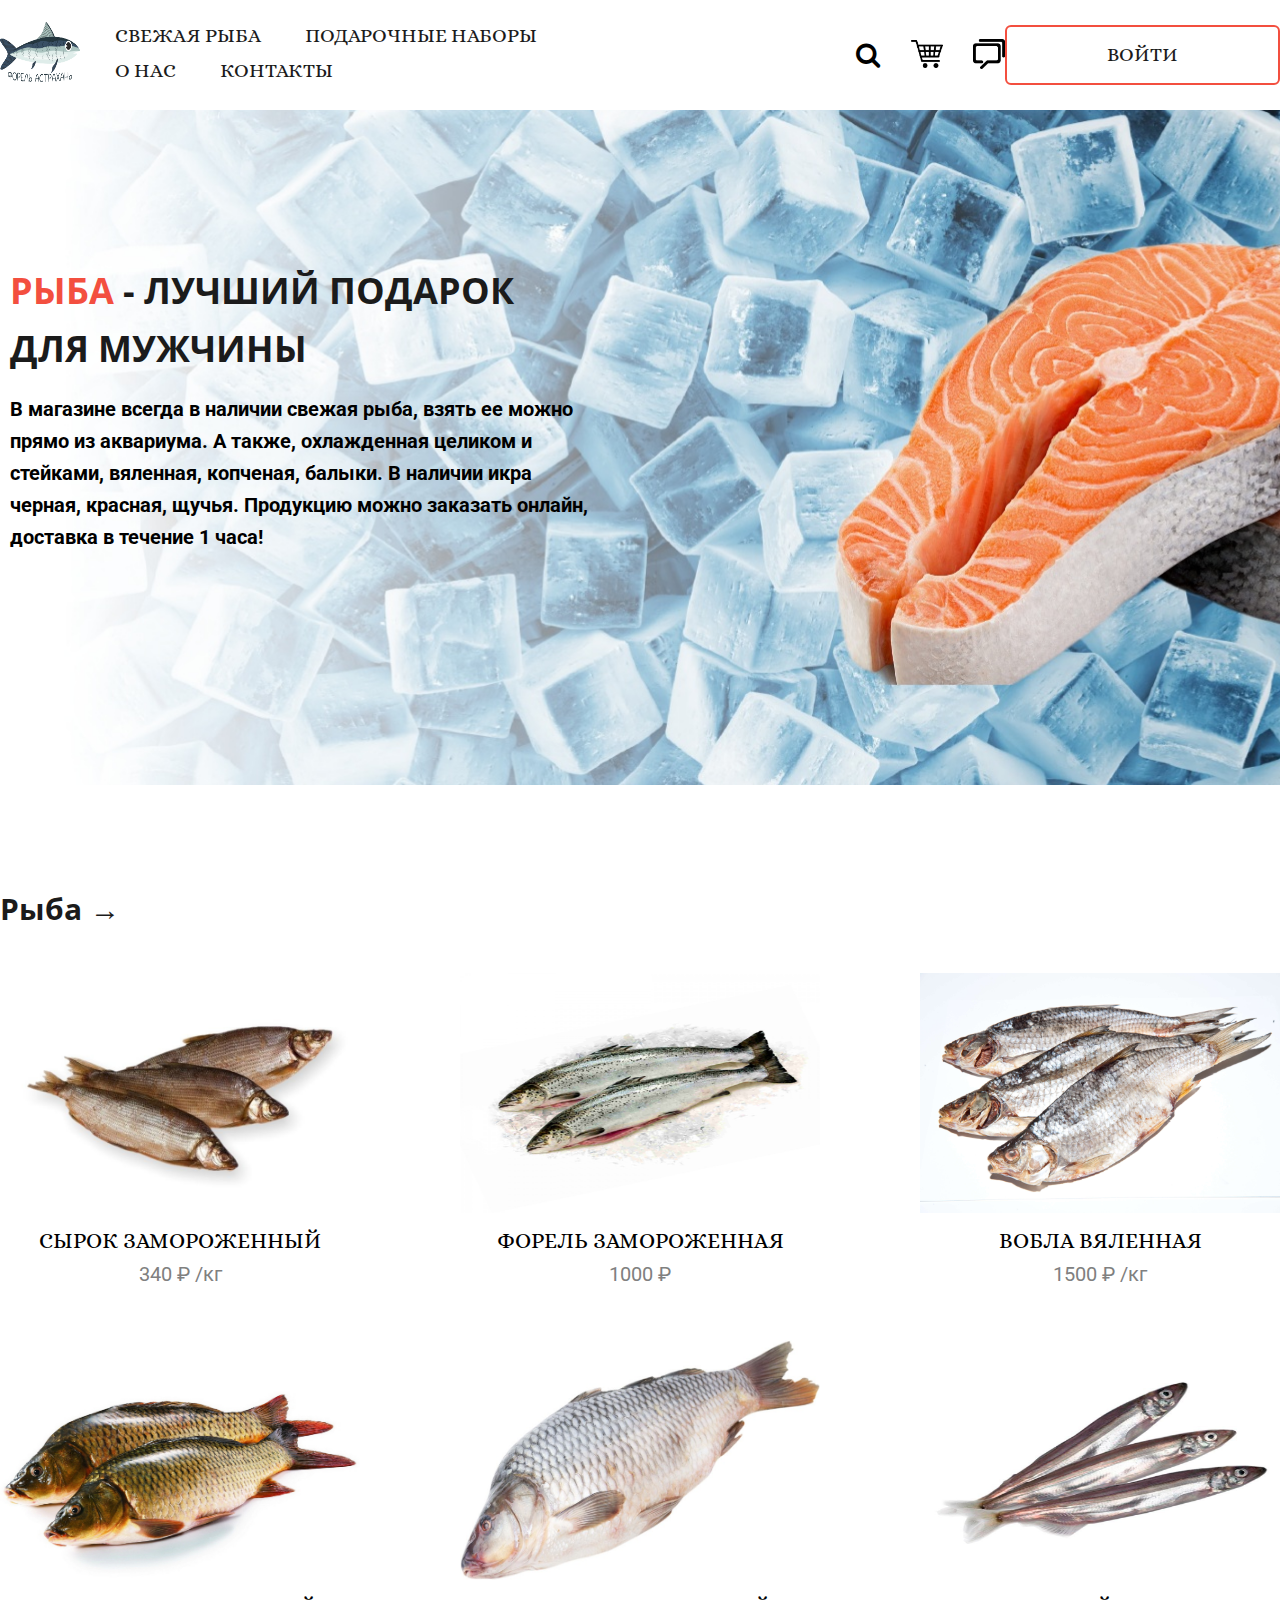
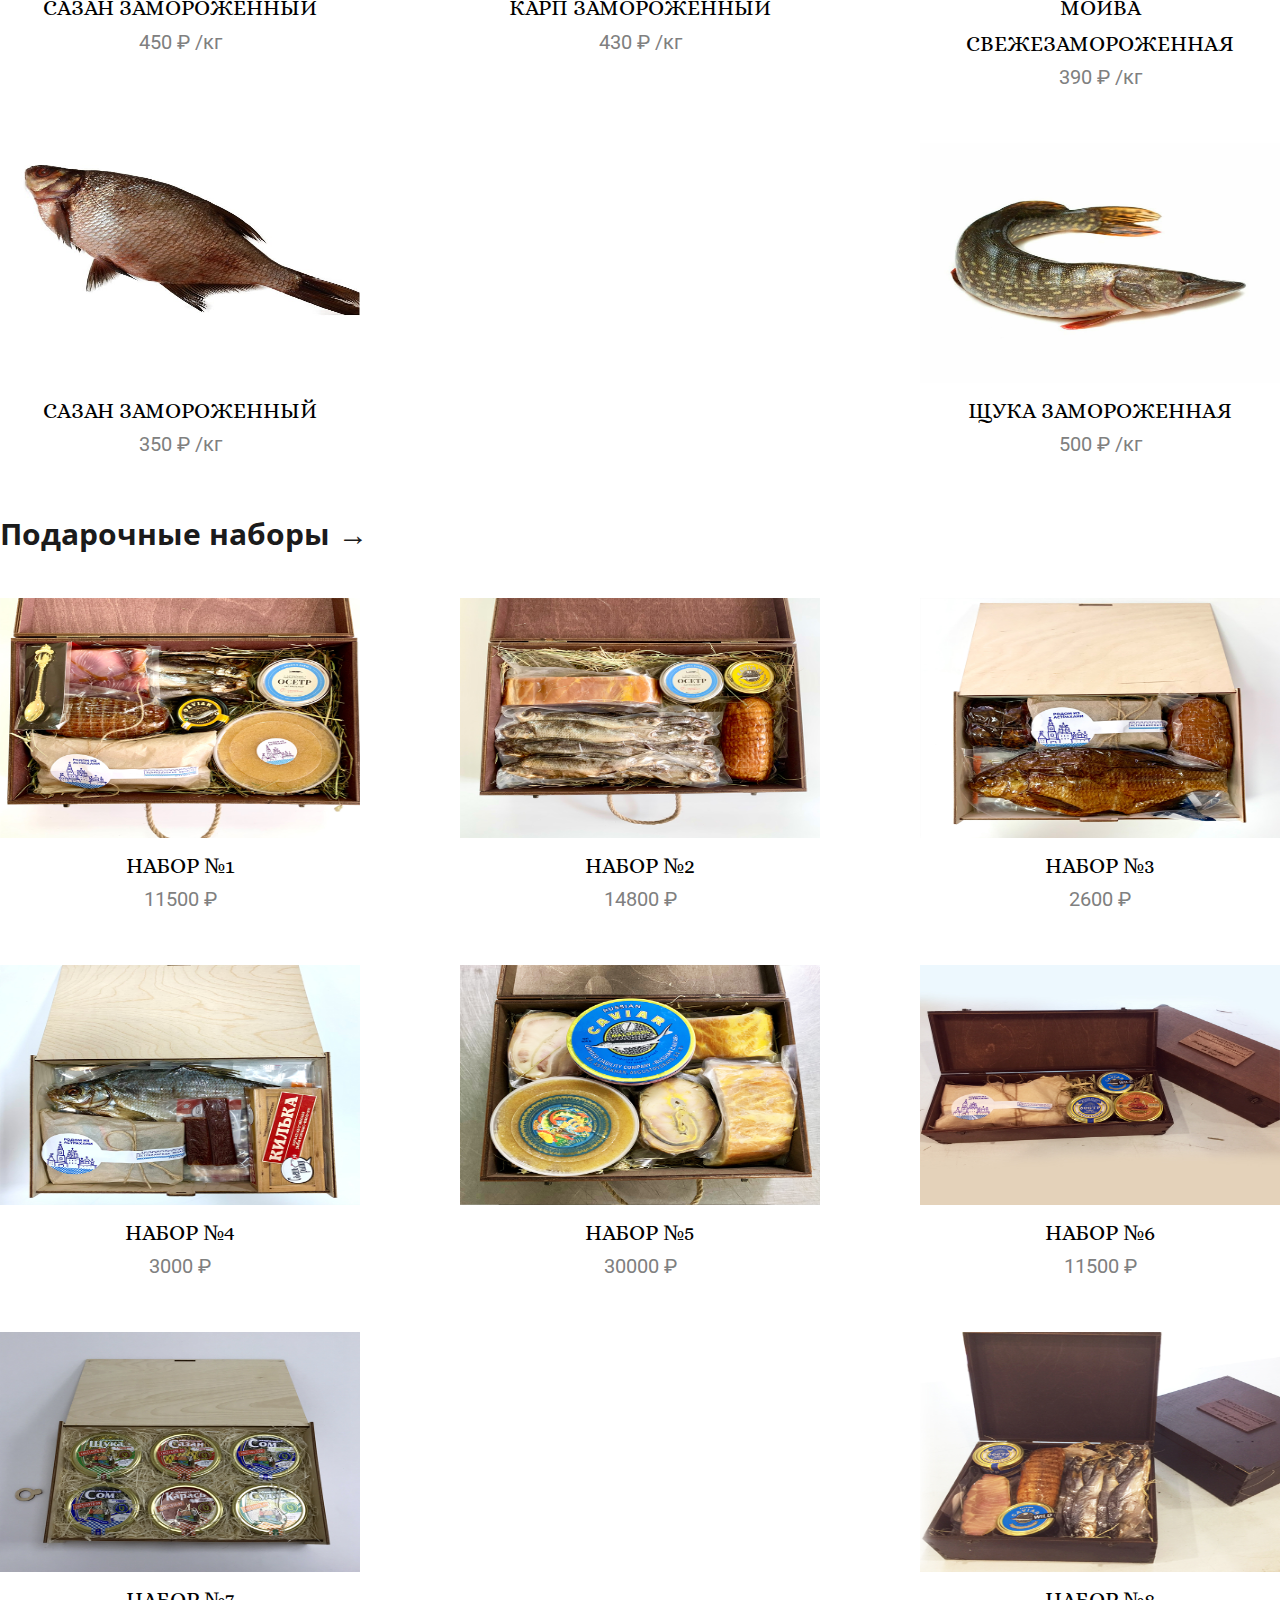
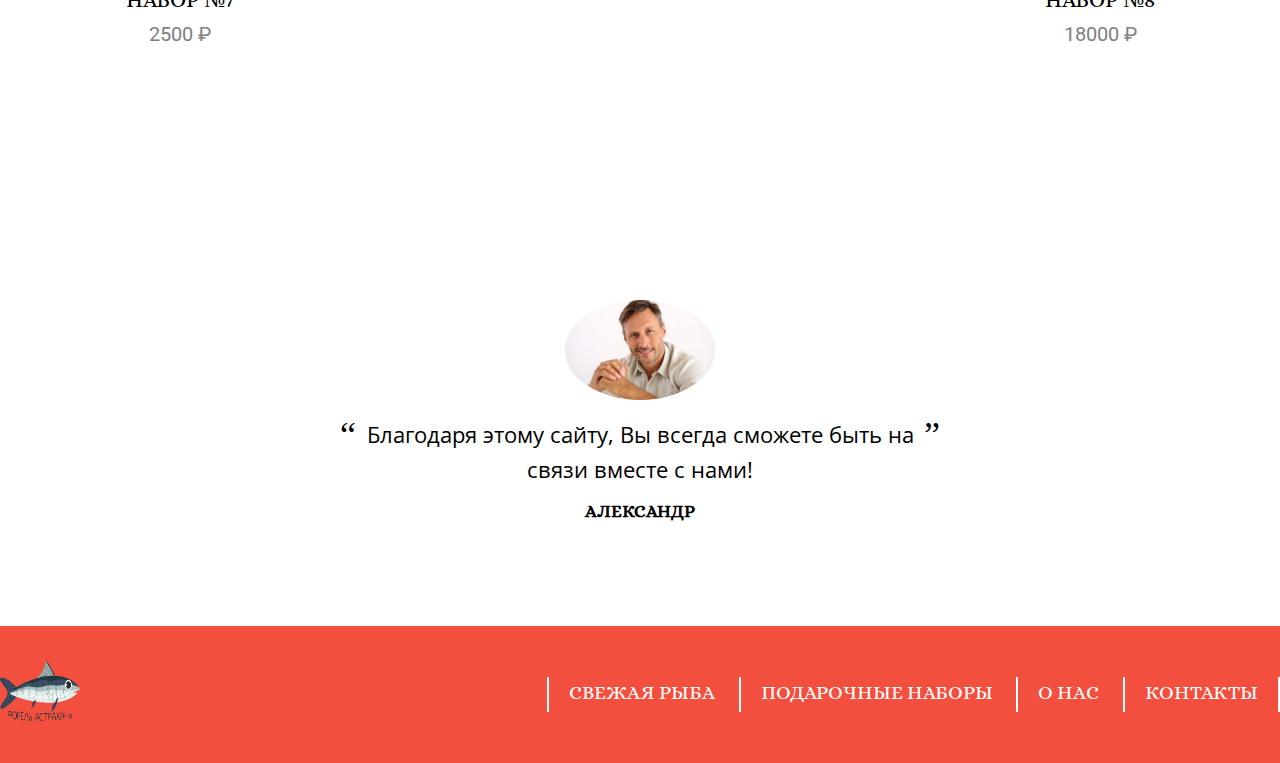
<file: рыбный магазин/Index.html>
<!DOCTYPE html>
<html>
<head>
	<meta charset="UTF-8">	
	<title></title>
	<link rel="stylesheet" type="text/css" href="Style.css">
	<script src="https://code.jquery.com/jquery-2.2.4.js"></script>
	<link rel="stylesheet" href="https://cdnjs.cloudflare.com/ajax/libs/font-awesome/4.7.0/css/font-awesome.min.css" />
	<link rel="preconnect" href="https://fonts.googleapis.com">
	<link rel="preconnect" href="https://fonts.gstatic.com" crossorigin>
	<link href="https://fonts.googleapis.com/css2?family=Alice&family=Andika&family=Cookie&family=Festive&display=swap" rel="stylesheet">
	<link rel="preconnect" href="https://fonts.googleapis.com">
	<link rel="preconnect" href="https://fonts.gstatic.com" crossorigin>
	<link rel="preconnect" href="https://fonts.googleapis.com">
<link rel="preconnect" href="https://fonts.gstatic.com" crossorigin>
<link href="https://fonts.googleapis.com/css2?family=Open+Sans:ital@1&display=swap" rel="stylesheet">
<link rel="preconnect" href="https://fonts.googleapis.com">
<link rel="preconnect" href="https://fonts.gstatic.com" crossorigin>
<link href="https://fonts.googleapis.com/css2?family=Roboto&display=swap" rel="stylesheet">
</head>
<body>
<header class="header">
	<div class="container">
		<div class="header_main">
			<div class="logo">
				<a href="#"><img class="imgLogo" src="Image/LogoImage.png" width="80" height="60"></a>
			</div>
			<div class="nav">
				<a href="Bucket.html" class="nav_oll">Свежая рыба</a>
				<a href="Flowers.html" class="nav_oll">Подарочные наборы</a> 	
				<a href="" class="nav_oll">О нас</a>
				<a href="" class="nav_oll">Контакты</a>
			</div>
			<div class="bsk">
				<form class="search__form">
  					<input type="search" name="search" id="search" class="search__input" placeholder="Искать здесь...">
  					<label for="search" class="search__label"><i class="fa fa-search" aria-hidden="true"></i></label>
				</form>
				<div class="basket"><a href="Basket.html">
					<img src="Image/Basket.png" width="32">
				</a></div>
				<div class="callout">
					<a href="#zatemnenie"><img src="Image/Callout.png" width="32">
				</div>
			</div>
			<div class="auth">
				<a href="Auth.html" class="btnAuth">Войти</a>
			</div>
		</div>
	</div>
</header>
<div id="zatemnenie">
      <div id="okno">
        <div class="call">
        	<div class="call_exit">
        		<a href="#"><img src="Image/Exit.png" width="30"></a>
        	</div>
        	<div class="title_call">
        		<div class="call_title">Обратная связь</div>
        		<div>
        			
        		</div>
        	</div>
        	<form class="form_call">
        			<div class="form_item">
        				<label>Введите эл. почту</label>
        				<input type="email" name="email" placeholder="Введите e-mail..." required>
        			</div>
        			<div class="form_item">
        				<label>Введите тему обращения</label>
        				<input type="text" name="title" placeholder="Тема обращения..." required>
        			</div>
        			<div class="form_item">
        				<label>Введите отзыв</label>
        				<textarea type="text" name="otziv" placeholder="Ваш отзыв" required></textarea>
        			</div>
        			<div class="form_item form--extra">
        				<a href="#"><button>Отправить</button></a>
        			</div>
        	</form>
        </div>
      </div>
    </div>
<div class="img">
	<div class="container">
		<div class="img_down">
			<h2 class="img_title"><span class="flowers">РЫБА</span> - лучший подарок для мужчины</h2>
			<h3 class="imt_text">В магазине всегда в наличии свежая рыба, взять ее можно прямо из аквариума. А также, охлажденная целиком и стейками,  вяленная, копченая, балыки. В наличии икра черная, красная, щучья. Продукцию можно заказать онлайн, доставка в течение 1 часа! </h3>
			<div class="img_image">
			</div>
		</div>
	</div>
</div>
<div class="section">
	<div class="container">
		<div class="section_text">
			<h2 class="section_title"><a href="Bucket.html">Рыба &rarr;</a></h2>
		</div>
		<div class="buckets">
			<a href="Bucketinfo.html"><div class="bucket_item">
				<div class="bucket_upitem">
					<div class="bucket_img">
						<img src="Image/Bucket1.jpg" width="360">
						<div class="logo_img">
							<div class="txtLogo imglogo--log"><span class="flor flor--log"></span></div>
						</div>
					</div>
					</div>
					<div class="img_down">
						<div class="title_bucket">
							Сырок замороженный
						</div>
						<div class="cost">
							340 &#8381; /кг
						</div>
					</div>
			</div></a>
			<a href="Bucketinfo.html"><div class="bucket_item">
				<div class="bucket_upitem">
					<div class="bucket_img">
						<img src="Image/Bucket2.jpg" width="360" height="240">
						<div class="logo_img">
							
							<div class="txtLogo imglogo--log"><span class="flor flor--log"></span></div>
						</div>
					</div>
				</div>
					<div class="img_down">
						<div class="title_bucket">
							Форель замороженная
						</div>
						<div class="cost">
							1000 &#8381;
						</div>
					</div>
			</div></a>
			<a href="Bucketinfo.html"><div class="bucket_item">
				<div class="bucket_upitem">
					<div class="bucket_img">
						<img src="Image/Bucket3.jpg" width="360" height="240">
						<div class="logo_img">
							
							<div class="txtLogo imglogo--log"><span class="flor flor--log"></span></div>
						</div>
					</div>
				</div>
					<div class="img_down">
						<div class="title_bucket">
							Вобла вяленная
						</div>
						<div class="cost">
							1500 &#8381; /кг
						</div>
					</div>
			</div></a>
			<a href="Bucketinfo.html"><div class="bucket_item">
				<div class="bucket_upitem">
					<div class="bucket_img">
						<img src="Image/Bucket4.jpg" width="360" height="240">
						<div class="logo_img">
							
							<div class="txtLogo imglogo--log"><span class="flor flor--log"></span></div>
						</div>
					</div>
				</div>
					<div class="img_down">
						<div class="title_bucket">
							Сазан замороженный
						</div>
						<div class="cost">
							450 &#8381; /кг
						</div>
					</div>
			</div></a>
			<a href="Bucketinfo.html"><div class="bucket_item">
				<div class="bucket_upitem">
					<div class="bucket_img">
						<img src="Image/Bucket5.jpg" width="360" height="240">
						<div class="logo_img">
							
							<div class="txtLogo imglogo--log"><span class="flor flor--log"></span></div>
						</div>
					</div>
				</div>
					<div class="img_down">
						<div class="title_bucket">
							Карп замороженный
						</div>
						<div class="cost">
							430 &#8381; /кг
						</div>
					</div>
			</div></a>
			<a href="Bucketinfo.html"><div class="bucket_item">
				<div class="bucket_upitem">
					<div class="bucket_img">
						<img src="Image/Bucket6.jpg" width="360" height="240">
						<div class="logo_img">
							
							<div class="txtLogo imglogo--log"><span class="flor flor--log"></span></div>
						</div>
					</div>
				</div>
					<div class="img_down">
						<div class="title_bucket">
							Мойва свежезамороженная
						</div>
						<div class="cost">
							390 &#8381; /кг
						</div>
					</div>
			</div></a>
			<a href="Bucketinfo.html"><div class="bucket_item">
				<div class="bucket_upitem">
					<div class="bucket_img">
						<img src="Image/Bucket7.jpg" width="360" height="240">
						<div class="logo_img">
							
							<div class="txtLogo imglogo--log"><span class="flor flor--log"></span></div>
						</div>
					</div>
				</div>
					<div class="img_down">
						<div class="title_bucket">
							Сазан замороженный
						</div>
						<div class="cost">
							350 &#8381; /кг
						</div>
					</div>
			</div></a>
			<a href="Bucketinfo.html"><div class="bucket_item">
				<div class="bucket_upitem">
					<div class="bucket_img">
						<img src="Image/Bucket9.jpg" width="360" height="240">
						<div class="logo_img">
							<div class="txtLogo imglogo--log"><span class="flor flor--log"></span></div>
						</div>
					</div>
				</div>
					<div class="img_down">
						<div class="title_bucket">
							Щука замороженная
						</div>
						<div class="cost">
							500 &#8381; /кг
						</div>
					</div>
			</div>
		</div></a>
		<div class="section_text">
			<h2 class="section_title"><a href="Flowers.html">Подарочные наборы &rarr;</a></h2>
		</div>
		<div class="buckets">
			<a href="Floerinfo.html"><div class="bucket_item">
				<div class="bucket_upitem">
					<div class="bucket_img">
						<img src="Image/Flower1-extra.jpg" width="360" height="240">
						<div class="logo_img">
							<div class="txtLogo imglogo--log"><span class="flor flor--log"></span></div>
						</div>
					</div>
					</div>
					<div class="img_down">
						<div class="title_bucket">
							Набор №1
						</div>
						<div class="cost">
							11500 &#8381;
						</div>
					</div>
			</div></a>
			<a href="Floerinfo.html"><div class="bucket_item">
				<div class="bucket_upitem">
					<div class="bucket_img">
						<img src="Image/Flower2.png" width="360" height="240">
						<div class="logo_img">
							<div class="txtLogo imglogo--log"><span class="flor flor--log"></span></div>
						</div>
					</div>
				</div>
					<div class="img_down">
						<div class="title_bucket">
							Набор №2
						</div>
						<div class="cost">
							14800 &#8381;
						</div>
					</div>
			</div></a>
			<a href="Floerinfo.html"><div class="bucket_item">
				<div class="bucket_upitem">
					<div class="bucket_img">
						<img src="Image/Flower3.jpg" width="360" height="240">
						<div class="logo_img">
							<div class="txtLogo imglogo--log"><span class="flor flor--log"></span></div>
						</div>
					</div>
				</div>
					<div class="img_down">
						<div class="title_bucket">
							Набор №3
						</div>
						<div class="cost">
							2600 &#8381;
						</div>
					</div>
			</div></a>
			<a href="Floerinfo.html"><div class="bucket_item">
				<div class="bucket_upitem">
					<div class="bucket_img">
						<img src="Image/Flower4.jpg" width="360" height="240">
						<div class="logo_img">
							<div class="txtLogo imglogo--log"><span class="flor flor--log"></span></div>
						</div>
					</div>
				</div>
					<div class="img_down">
						<div class="title_bucket">
							Набор №4
						</div>
						<div class="cost">
							3000 &#8381;
						</div>
					</div>
			</div></a>	
			<a href="Floerinfo.html"><div class="bucket_item">
				<div class="bucket_upitem">
					<div class="bucket_img">
						<img src="Image/Flower5.jpg" width="360" height="240">
						<div class="logo_img">
							<div class="txtLogo imglogo--log"><span class="flor flor--log"></span></div>
						</div>
					</div>
				</div>
					<div class="img_down">
						<div class="title_bucket">
							Набор №5
						</div>
						<div class="cost">
							30000 &#8381;
						</div>
					</div>
			</div></a>
			<a href="Floerinfo.html"><div class="bucket_item">
				<div class="bucket_upitem">
					<div class="bucket_img">
						<img src="Image/Flower6.jpg" width="360" height="240">
						<div class="logo_img">
							<div class="txtLogo imglogo--log"><span class="flor flor--log"></span></div>
						</div>
					</div>
				</div>
					<div class="img_down">
						<div class="title_bucket">
							Набор №6
						</div>
						<div class="cost">
							11500 &#8381;
						</div>
					</div>
			</div></a>
			<a href="Floerinfo.html"><div class="bucket_item">
				<div class="bucket_upitem">
					<div class="bucket_img">
						<img src="Image/Flower7.jpg" width="360" height="240">
						<div class="logo_img">
							<div class="txtLogo imglogo--log"><span class="flor flor--log"></span></div>
						</div>
					</div>
				</div>
					<div class="img_down">
						<div class="title_bucket">
							Набор №7
						</div>
						<div class="cost">
							2500 &#8381;
						</div>
					</div>
			</div></a>
			<a href="Floerinfo.html"><div class="bucket_item">
				<div class="bucket_upitem">	
					<div class="bucket_img">
						<img src="Image/Flower8.jpg" width="360" height="240">
						<div class="logo_img">
							<div class="txtLogo imglogo--log"><span class="flor flor--log"></span></div>
						</div>
					</div>
				</div>
					<div class="img_down">
						<div class="title_bucket">
							Набор №8	
						</div>
						<div class="cost">
							18000 &#8381;
						</div>
					</div>
			</div></a>
	</div>
</div>
</div>
<div class="section section--back">
	<div class="container">
		<div class="otziv">
			<div class="item_otziv">
				<img src="Image/Head1.png" width="150">
				<div class="strelki">&ldquo;<div class="itemOt_text">Благодаря этому сайту, Вы всегда сможете быть на связи вместе с нами!</div>&rdquo;</div>
				<div class="name_item">АЛександр</div>
			</div>
		</div>
	</div>
</div>
<footer>
	<div class="containers">
		<div class="footer_text">
			<div class="logo">
				<a href="#"><img class="imgLogo" src="Image/LogoImage.png" width="80" height="60"></a>
				
			</div>
			<div class="nav">
				<a href="Bucket.html" class="nani">Свежая рыба</a>
				<a href="Flowers.html" class="nani">Подарочные наборы</a>
				<a href="" class="nani">О нас</a>
				<a href="" class="nani">Контакты</a>
			</div>
		</div>
	</div>
</footer>
<script type="text/javascript">

	  let elem = document.getElementById('zatemnenie');

		function CloseIt() {
			elem.style.display = 'none';
		}


	$('.search__label').on('click', function(e){
  	e.preventDefault();
  
  		var $this = $(this),
      form = $this.closest('.search__form'),
      input = form.find('.search__input');
  
  		input.toggleClass('show');
});

$(document).mouseup(function (e) {
  var container = $('.search__input');
  if (container.has(e.target).length === 0 && 
      $(e.target).closest('form').length === 0){
    container.removeClass('show');
  }
});
</script>
</body>
</html>
</file>
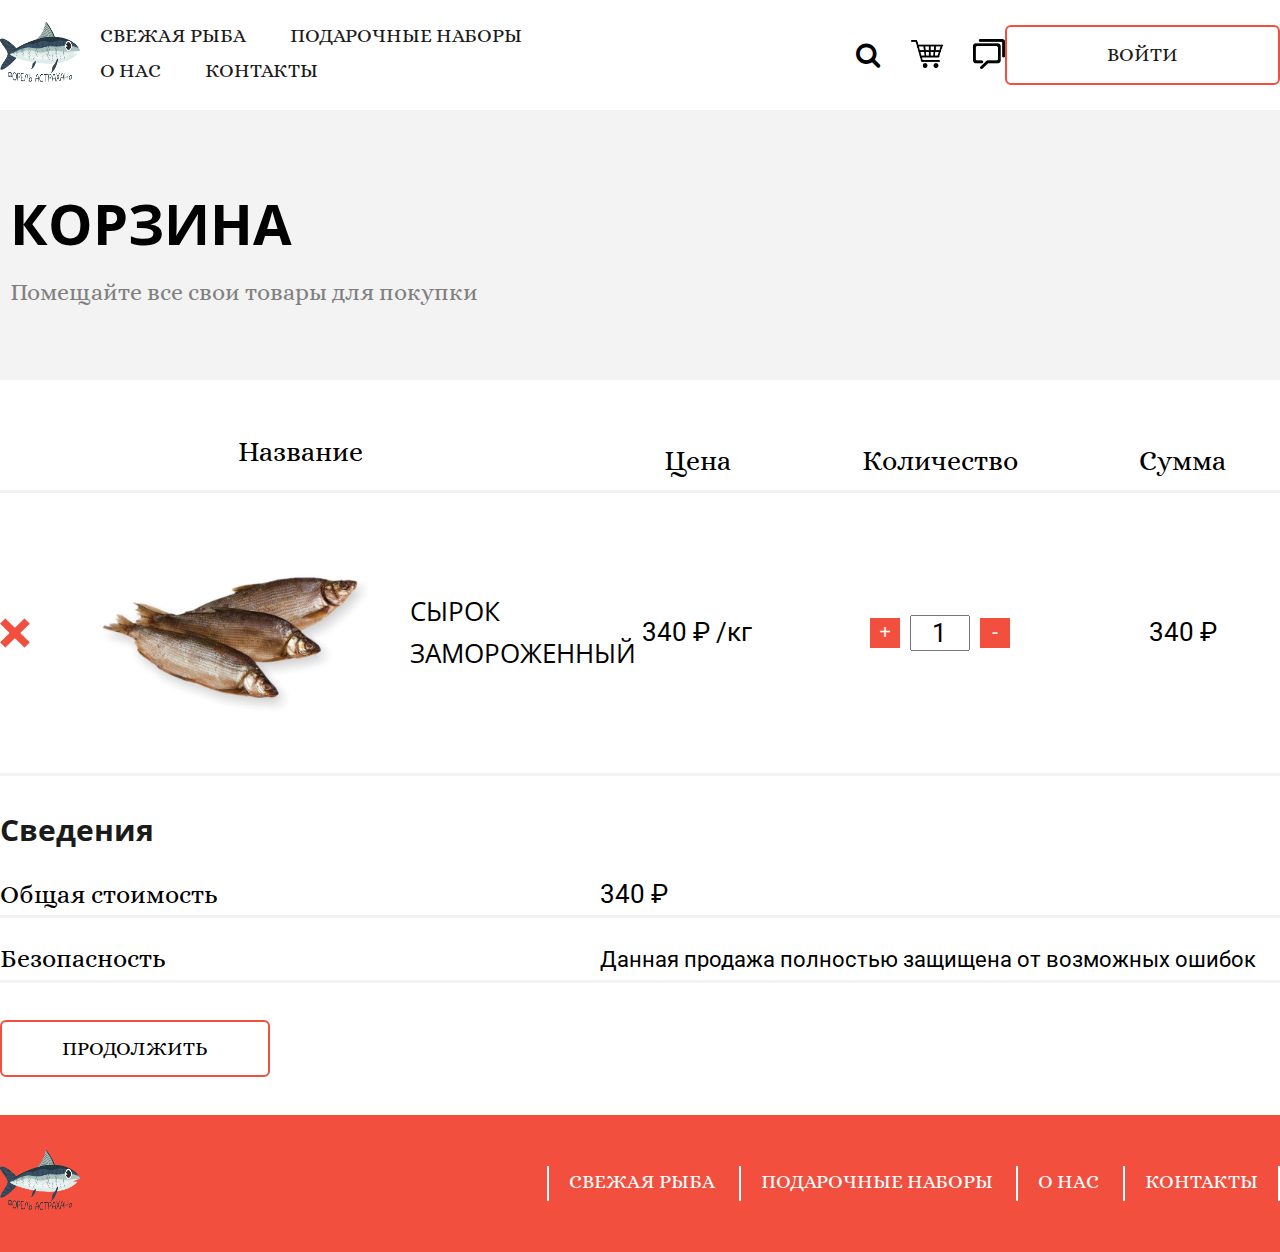
<file: рыбный магазин/Basket.html>
<!DOCTYPE html>
<html>
<head>
	<meta charset="UTF-8">	
	<title></title>
	<link rel="stylesheet" type="text/css" href="MainStyle.css">
	<script src="https://code.jquery.com/jquery-2.2.4.js"></script>
	<link rel="stylesheet" href="https://cdnjs.cloudflare.com/ajax/libs/font-awesome/4.7.0/css/font-awesome.min.css" />
	<link rel="preconnect" href="https://fonts.googleapis.com">
	<link rel="preconnect" href="https://fonts.gstatic.com" crossorigin>
	<link href="https://fonts.googleapis.com/css2?family=Alice&family=Andika&family=Cookie&family=Festive&display=swap" rel="stylesheet">
	<link rel="preconnect" href="https://fonts.googleapis.com">
	<link rel="preconnect" href="https://fonts.gstatic.com" crossorigin>
	<link rel="preconnect" href="https://fonts.googleapis.com">
<link rel="preconnect" href="https://fonts.gstatic.com" crossorigin>
<link href="https://fonts.googleapis.com/css2?family=Open+Sans:ital@1&display=swap" rel="stylesheet">
<link rel="preconnect" href="https://fonts.googleapis.com">
<link rel="preconnect" href="https://fonts.gstatic.com" crossorigin>
<link href="https://fonts.googleapis.com/css2?family=Roboto&display=swap" rel="stylesheet">
</head>
<body>
<header class="header">
	<div class="container">
		<div class="header_main">
			<div class="logo">
				<a href="index.html"><img class="imgLogo" src="Image/LogoImage.png" width="80" height="60"></a>
			</div>
			<div class="nav">
				<a href="Bucket.html" class="nav_oll">Свежая рыба</a>
				<a href="Flowers.html" class="nav_oll">Подарочные наборы</a>
				<a href="" class="nav_oll">О нас</a>
				<a href="" class="nav_oll">Контакты</a>
			</div>
			<div class="bsk">
				<form class="search__form">
  					<input type="search" name="search" id="search" class="search__input" placeholder="Искать здесь...">
  					<label for="search" class="search__label"><i class="fa fa-search" aria-hidden="true"></i></label>
				</form>
					<div class="basket"><a href="Basket.html">
					<img src="Image/Basket.png" width="32">
				</a></div>
				<div class="callout">
					<a href="#zatemnenie"><img src="Image/Callout.png" width="32">
				</div>
			</div>
			<div class="auth">
				<a href="Auth.html" class="btnAuth">Войти</a>
			</div>
		</div>
	</div>
</header>
<div id="zatemnenie">
      <div id="okno">
        <div class="call">
        	<div class="call_exit">
        		<a href="#"><img src="Image/Exit.png" width="30"></a>
        	</div>
        	<div class="title_call">
        		<div class="call_title">Обратная связь</div>
        		<div>
        			
        		</div>
        	</div>
        	<form class="form_call">
        			<div class="form_item">
        				<label>Введите эл. почту</label>
        				<input type="email" name="email" placeholder="Введите e-mail..." required>
        			</div>
        			<div class="form_item">
        				<label>Введите тему обращения</label>
        				<input type="text" name="title" placeholder="Тема обращения..." required>
        			</div>
        			<div class="form_item">
        				<label>Введите отзыв</label>
        				<textarea type="text" name="otziv" placeholder="Ваш отзыв" required></textarea>
        			</div>
        			<div class="form_item form--extra">
        				<a href="#"><button>Отправить</button></a>
        			</div>
        	</form>
        </div>
      </div>
    </div>
<div class="img img--im">
	<div class="container">
		<div class="img_down">
			<h2 class="img_title tittle--tit"><span class="flowers flow--fl">Корзина</span></h2>
			<div class="title_down">Помещайте все свои товары для покупки</div>
		</div>
	</div>
</div>
<div class="section">
	<div class="container">
		<div class="title_basket">
			<div class="title_tovar">
				Название
			</div>
			<div class="cost_tovar">
				Цена
			</div>
			<div class="qantity_tovar">
				Количество
			</div>
			<div class="summ_tovar">
				Сумма
			</div>
		</div>
		<div class="tovar_busket">
			<div class="tovar_for_title">
				<img class="img_exit" src="Image/Exit.png" width="30">
				<div class="img2_text">
					<img src="Image/Bucket1.jpg" width="300" height="200">
					<div class="text_tovar_basket">Сырок замороженный</div>
				</div>
			</div>
			<div class="cost_for_tovar">
				340 &#8381; /кг
			</div>
			<div class="qantity_for_tovar">
				<div class="wrapper">
  					<button class="js-plus-btn" type="button">+</button>
  					<input id="number-diet" class="js-number" type="number" name="number" value="1" min="1">
  					<button class="js-minus-btn" type="button">-</button>
				</div>
			</div>
			<div class="summ_for_tovar">
				340 &#8381;
			</div>
		</div>
		<div class="chert"></div>
		<div class="total_busket">
			<h2 class="title_total">Сведения</h2>
			<div class="item1">
				<div class="title_item1">Общая стоимость</div>
				<div class="cost_item1">340 &#8381;</div>
			</div>
			<div class="item1">
				<div class="title_item1">Безопасность</div>
				<div class="cost_item11">Данная продажа полностью защищена от возможных ошибок</div>
			</div>
			<div class="items">
				<a class="cont" href="OrderContact.html">Продолжить</a>
			</div>
		</div>
	</div>
</div>
<footer>
	<div class="containers">
		<div class="footer_text">
			<div class="logo">
				<a href="index.html"><img class="imgLogo" src="Image/LogoImage.png" width="80" height="60"></a>
			</div>
			<div class="nav">
				<a href="Bucket.html" class="nani">Свежая рыба</a>
				<a href="Flowers.html" class="nani">Подарочные наборы</a>
				<a href="" class="nani">О нас</a>
				<a href="" class="nani">Контакты</a>
			</div>
		</div>
	</div>
</footer>
<script type="text/javascript">

$('.search__label').on('click', function(e){
  	e.preventDefault();
  
  		var $this = $(this),
      form = $this.closest('.search__form'),
      input = form.find('.search__input');
  
  		input.toggleClass('show');
});

$(document).mouseup(function (e) {
  var container = $('.search__input');
  if (container.has(e.target).length === 0 && 
      $(e.target).closest('form').length === 0){
    container.removeClass('show');
  }
});

	function countFunc(count) {
  var btnPlus = count.querySelector('.js-plus-btn');
  var btnMinus = count.querySelector('.js-minus-btn');
  var field = count.querySelector('.js-number');
  var sumcost = count.querySelector('.summ_for_tovar')
  var sumcostValue = parseInt(sumcost, 10);
  var fieldValue = parseFloat(field.value, 10);

  btnMinus.addEventListener('click', function() {
    if (fieldValue > 1) {
      fieldValue--;
      field.value = fieldValue;
    } else {
      return 1;
    }
  });
  btnPlus.addEventListener('click', function() {
    fieldValue++;
    sumcostValue *= fieldValue;
    field.value = fieldValue;
  });

}
var counts = document.querySelectorAll('.wrapper');
counts.forEach(countFunc);
</script>
</body>
</html>
</file>
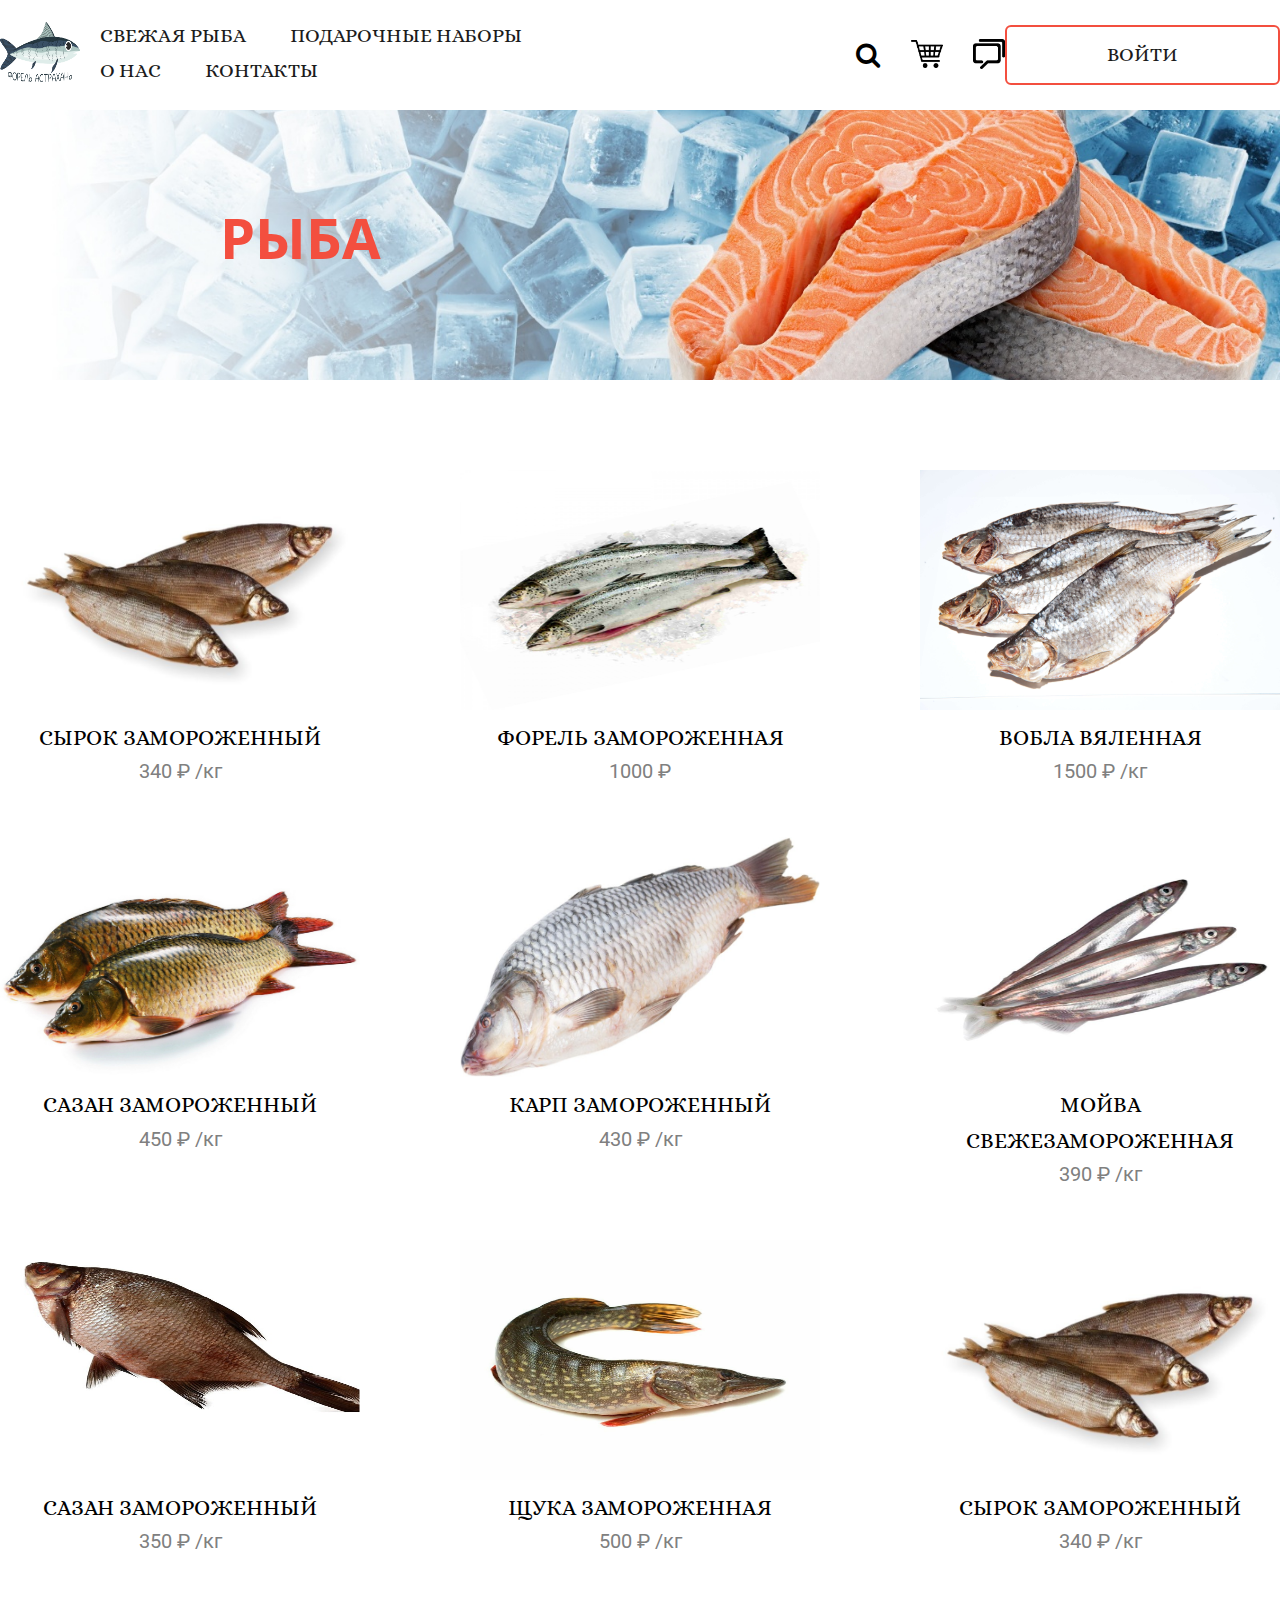
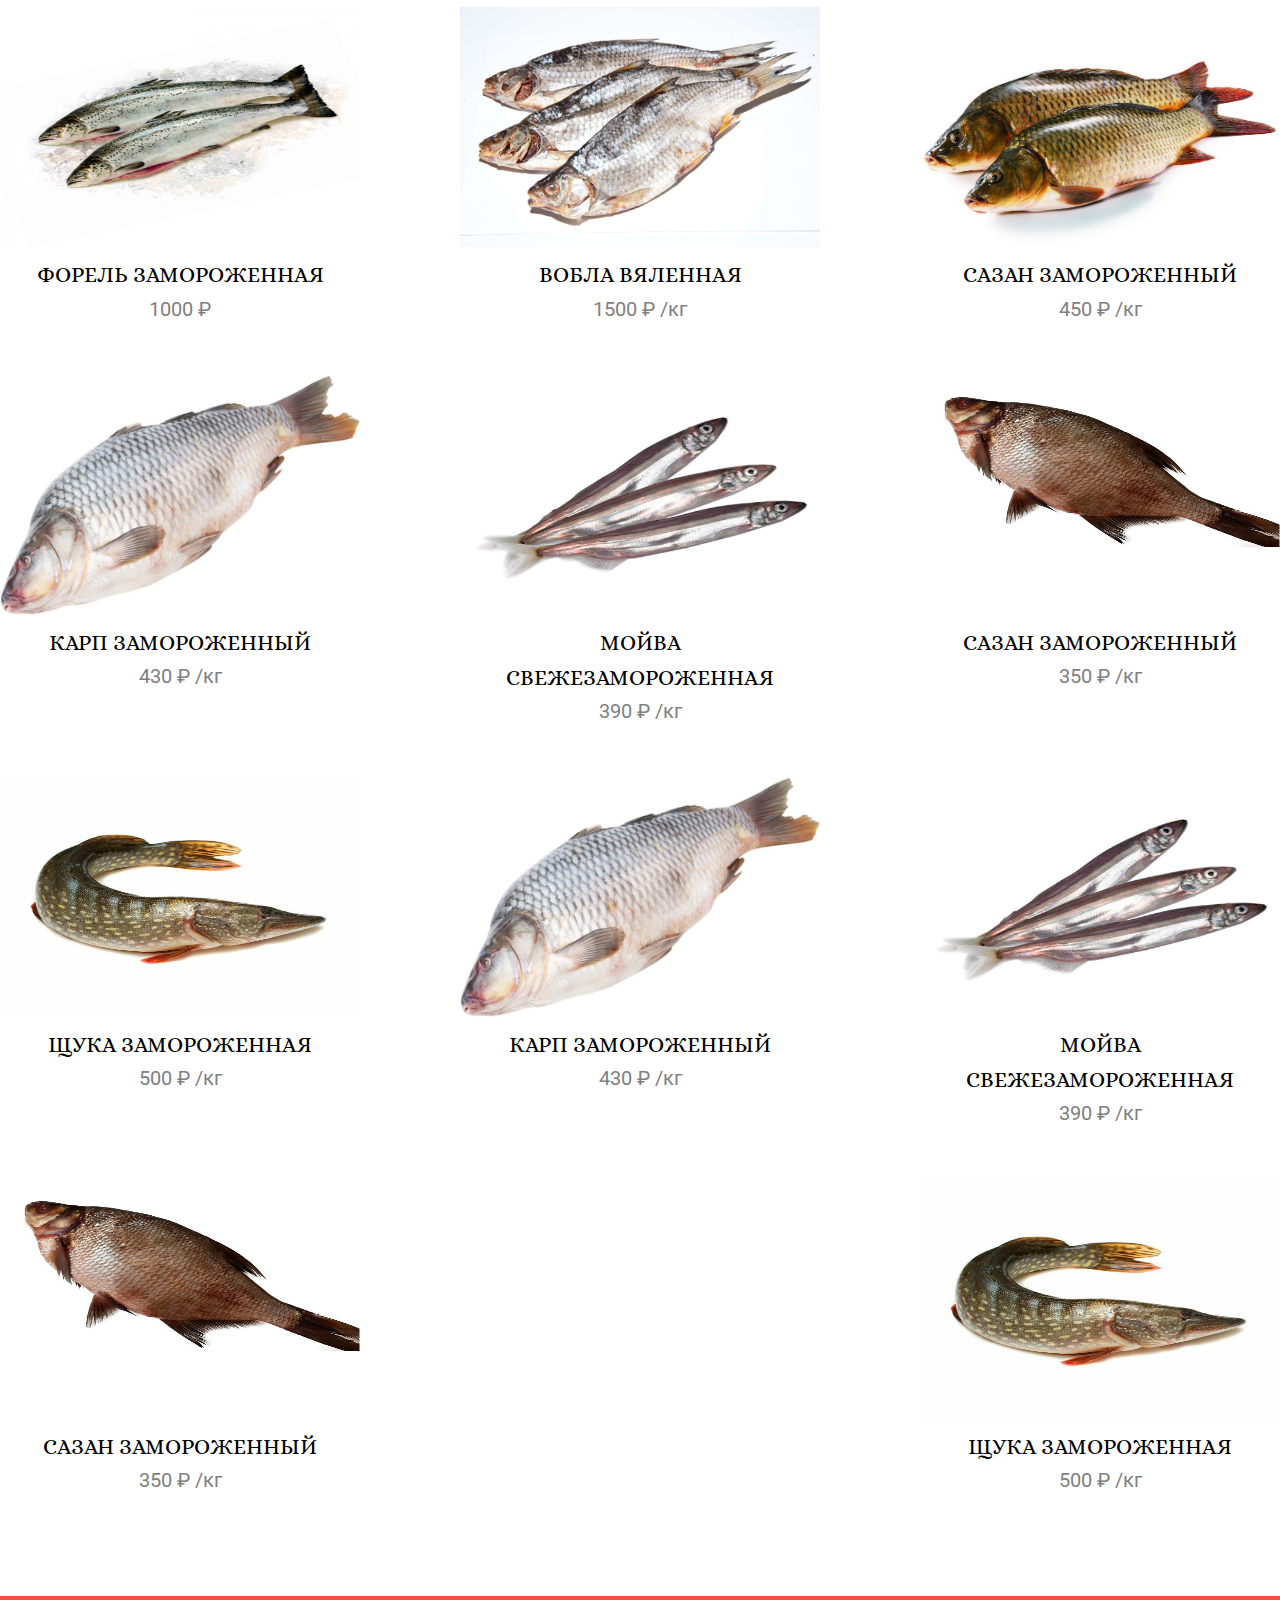
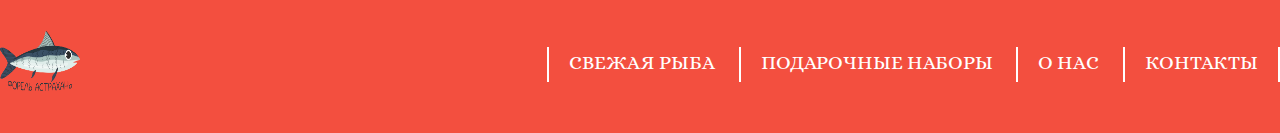
<file: рыбный магазин/Bucket.html>
<!DOCTYPE html>
<html>
<head>
	<meta charset="UTF-8">	
	<title></title>
	<link rel="stylesheet" type="text/css" href="MainStyle.css">
	<script src="https://code.jquery.com/jquery-2.2.4.js"></script>
	<link rel="stylesheet" href="https://cdnjs.cloudflare.com/ajax/libs/font-awesome/4.7.0/css/font-awesome.min.css" />
	<link rel="preconnect" href="https://fonts.googleapis.com">
	<link rel="preconnect" href="https://fonts.gstatic.com" crossorigin>
	<link href="https://fonts.googleapis.com/css2?family=Alice&family=Andika&family=Cookie&family=Festive&display=swap" rel="stylesheet">
	<link rel="preconnect" href="https://fonts.googleapis.com">
	<link rel="preconnect" href="https://fonts.gstatic.com" crossorigin>
	<link rel="preconnect" href="https://fonts.googleapis.com">
<link rel="preconnect" href="https://fonts.gstatic.com" crossorigin>
<link href="https://fonts.googleapis.com/css2?family=Open+Sans:ital@1&display=swap" rel="stylesheet">
<link rel="preconnect" href="https://fonts.googleapis.com">
<link rel="preconnect" href="https://fonts.gstatic.com" crossorigin>
<link href="https://fonts.googleapis.com/css2?family=Roboto&display=swap" rel="stylesheet">
</head>
<body>
<header class="header">
	<div class="container">
		<div class="header_main">
			<div class="logo">
				<a href="index.html"><img class="imgLogo" src="Image/LogoImage.png" width="80" height="60"></a>
			</div>
			<div class="nav">
				<a href="#" class="nav_oll">Свежая рыба</a>
				<a href="Flowers.html" class="nav_oll">Подарочные наборы</a>
				<a href="" class="nav_oll">О нас</a>
				<a href="" class="nav_oll">Контакты</a>
			</div>
			<div class="bsk">
				<form class="search__form">
  					<input type="search" name="search" id="search" class="search__input" placeholder="Искать здесь...">
  					<label for="search" class="search__label"><i class="fa fa-search" aria-hidden="true"></i></label>
				</form>
				<div class="basket"><a href="Basket.html">
					<img src="Image/Basket.png" width="32">
				</a></div>
				<div class="callout">
					<a href="#zatemnenie"><img src="Image/Callout.png" width="32">
				</div>
			</div>
			<div class="auth">
				<a href="Auth.html" class="btnAuth">Войти</a>
			</div>
		</div>
	</div>
</header>
<div id="zatemnenie">
      <div id="okno">
        <div class="call">
        	<div class="call_exit">
        		<a href="#"><img src="Image/Exit.png" width="30"></a>
        	</div>
        	<div class="title_call">
        		<div class="call_title">Обратная связь</div>
        		<div>
        			
        		</div>
        	</div>
        	<form class="form_call">
        			<div class="form_item">
        				<label>Введите эл. почту</label>
        				<input type="email" name="email" placeholder="Введите e-mail..." required>
        			</div>
        			<div class="form_item">
        				<label>Введите тему обращения</label>
        				<input type="text" name="title" placeholder="Тема обращения..." required>
        			</div>
        			<div class="form_item">
        				<label>Введите отзыв</label>
        				<textarea type="text" name="otziv" placeholder="Ваш отзыв" required></textarea>
        			</div>
        			<div class="form_item form--extra">
        				<a href="#"><button>Отправить</button></a>
        			</div>
        	</form>
        </div>
      </div>
    </div>
<div class="img">
	<div class="container">
		<div class="img_down">
			<h2 class="img_title"><span class="flowers">Рыба</span></h2>
		</div>
	</div>
</div>
<div class="section">
	<div class="container">
		<div class="buckets">
			<a href="Bucketinfo.html"><div class="bucket_item">
				<div class="bucket_upitem">
					<div class="bucket_img">
						<img src="Image/Bucket1.jpg" width="360">
						<div class="logo_img">
							
							<div class="txtLogo imglogo--log"><span class="flor flor--log">Flor</span>ello</div>
						</div>
					</div>
					</div>
					<div class="img_down">
						<div class="title_bucket">
							Сырок замороженный
						</div>
						<div class="cost">
							340 &#8381; /кг
						</div>
					</div>
			</div></a>
			<a href="Bucketinfo.html"><div class="bucket_item">
				<div class="bucket_upitem">
					<div class="bucket_img">
						<img src="Image/Bucket2.jpg" width="360" height="240">
						<div class="logo_img">
							
							<div class="txtLogo imglogo--log"><span class="flor flor--log">Flor</span>ello</div>
						</div>
					</div>
				</div>
					<div class="img_down">
						<div class="title_bucket">
							Форель замороженная
						</div>
						<div class="cost">
							1000 &#8381;
						</div>
					</div>
			</div></a>
			<a href="Bucketinfo.html"><div class="bucket_item">
				<div class="bucket_upitem">
					<div class="bucket_img">
						<img src="Image/Bucket3.jpg" width="360" height="240">
						<div class="logo_img">
							
							<div class="txtLogo imglogo--log"><span class="flor flor--log">Flor</span>ello</div>
						</div>
					</div>
				</div>
					<div class="img_down">
						<div class="title_bucket">
							Вобла вяленная
						</div>
						<div class="cost">
							1500 &#8381; /кг
						</div>
					</div>
			</div></a>
			<a href="Bucketinfo.html"><div class="bucket_item">
				<div class="bucket_upitem">
					<div class="bucket_img">
						<img src="Image/Bucket4.jpg" width="360" height="240">
						<div class="logo_img">
							
							<div class="txtLogo imglogo--log"><span class="flor flor--log">Flor</span>ello</div>
						</div>
					</div>
				</div>
					<div class="img_down">
						<div class="title_bucket">
							Сазан замороженный
						</div>
						<div class="cost">
							450 &#8381; /кг
						</div>
					</div>
			</div></a>
			<a href="Bucketinfo.html"><div class="bucket_item">
				<div class="bucket_upitem">
					<div class="bucket_img">
						<img src="Image/Bucket5.jpg" width="360" height="240">
						<div class="logo_img">
							
							<div class="txtLogo imglogo--log"><span class="flor flor--log">Flor</span>ello</div>
						</div>
					</div>
				</div>
					<div class="img_down">
						<div class="title_bucket">
							Карп замороженный
						</div>
						<div class="cost">
							430 &#8381; /кг
						</div>
					</div>
			</div></a>
			<a href="Bucketinfo.html"><div class="bucket_item">
				<div class="bucket_upitem">
					<div class="bucket_img">
						<img src="Image/Bucket6.jpg" width="360" height="240">
						<div class="logo_img">
							
							<div class="txtLogo imglogo--log"><span class="flor flor--log">Flor</span>ello</div>
						</div>
					</div>
				</div>
					<div class="img_down">
						<div class="title_bucket">
							Мойва свежезамороженная	
						</div>
						<div class="cost">
							390 &#8381; /кг
						</div>
					</div>
			</div></a>
			<a href="Bucketinfo.html"><div class="bucket_item">
				<div class="bucket_upitem">
					<div class="bucket_img">
						<img src="Image/Bucket7.jpg" width="360" height="240">
						<div class="logo_img">
							
							<div class="txtLogo imglogo--log"><span class="flor flor--log">Flor</span>ello</div>
						</div>
					</div>
				</div>
					<div class="img_down">
						<div class="title_bucket">
							Сазан замороженный
						</div>
						<div class="cost">
							350 &#8381; /кг
						</div>
					</div>
			</div></a>
			<a href="Bucketinfo.html"><div class="bucket_item">
				<div class="bucket_upitem">
					<div class="bucket_img">
						<img src="Image/Bucket9.jpg" width="360" height="240">
						<div class="logo_img">
							<div class="txtLogo imglogo--log"><span class="flor flor--log">Flor</span>ello</div>
						</div>
					</div>
				</div>
					<div class="img_down">
						<div class="title_bucket">
							Щука замороженная
						</div>
						<div class="cost">
							500 &#8381; /кг
						</div>
					</div>
			</div></a>
			<a href="Bucketinfo.html"><div class="bucket_item">
				<div class="bucket_upitem">
					<div class="bucket_img">
						<img src="Image/Bucket1.jpg" width="360">
						<div class="logo_img">
							
							<div class="txtLogo imglogo--log"><span class="flor flor--log">Flor</span>ello</div>
						</div>
					</div>
					</div>
					<div class="img_down">
						<div class="title_bucket">
							Сырок замороженный
						</div>
						<div class="cost">
							340 &#8381; /кг
						</div>
					</div>
			</div></a>
			<a href="Bucketinfo.html"><div class="bucket_item">
				<div class="bucket_upitem">
					<div class="bucket_img">
						<img src="Image/Bucket2.jpg" width="360" height="240">
						<div class="logo_img">
							
							<div class="txtLogo imglogo--log"><span class="flor flor--log">Flor</span>ello</div>
						</div>
					</div>
				</div>
					<div class="img_down">
						<div class="title_bucket">
							Форель замороженная
						</div>
						<div class="cost">
							1000 &#8381;
						</div>
					</div>
			</div></a>
			<a href="Bucketinfo.html"><div class="bucket_item">
				<div class="bucket_upitem">
					<div class="bucket_img">
						<img src="Image/Bucket3.jpg" width="360" height="240">
						<div class="logo_img">
							
							<div class="txtLogo imglogo--log"><span class="flor flor--log">Flor</span>ello</div>
						</div>
					</div>
				</div>
					<div class="img_down">
						<div class="title_bucket">
							Вобла вяленная
						</div>
						<div class="cost">
							1500 &#8381; /кг
						</div>
					</div>
			</div></a>
			<a href="Bucketinfo.html"><div class="bucket_item">
				<div class="bucket_upitem">
					<div class="bucket_img">
						<img src="Image/Bucket4.jpg" width="360" height="240">
						<div class="logo_img">
							
							<div class="txtLogo imglogo--log"><span class="flor flor--log">Flor</span>ello</div>
						</div>
					</div>
				</div>
					<div class="img_down">
						<div class="title_bucket">
							Сазан замороженный
						</div>
						<div class="cost">
							450 &#8381; /кг
						</div>
					</div>
			</div></a>
			<a href="Bucketinfo.html"><div class="bucket_item">
				<div class="bucket_upitem">
					<div class="bucket_img">
						<img src="Image/Bucket5.jpg" width="360" height="240">
						<div class="logo_img">
							
							<div class="txtLogo imglogo--log"><span class="flor flor--log">Flor</span>ello</div>
						</div>
					</div>
				</div>
					<div class="img_down">
						<div class="title_bucket">
							Карп замороженный
						</div>
						<div class="cost">
							430 &#8381; /кг
						</div>
					</div>
			</div></a>
			<a href="Bucketinfo.html"><div class="bucket_item">
				<div class="bucket_upitem">
					<div class="bucket_img">
						<img src="Image/Bucket6.jpg" width="360" height="240">
						<div class="logo_img">
							
							<div class="txtLogo imglogo--log"><span class="flor flor--log">Flor</span>ello</div>
						</div>
					</div>
				</div>
					<div class="img_down">
						<div class="title_bucket">
							Мойва свежезамороженная	
						</div>
						<div class="cost">
							390 &#8381; /кг
						</div>
					</div>
			</div></a>
			<a href="Bucketinfo.html"><div class="bucket_item">
				<div class="bucket_upitem">
					<div class="bucket_img">
						<img src="Image/Bucket7.jpg" width="360" height="240">
						<div class="logo_img">
							
							<div class="txtLogo imglogo--log"><span class="flor flor--log">Flor</span>ello</div>
						</div>
					</div>
				</div>
					<div class="img_down">
						<div class="title_bucket">
							Сазан замороженный
						</div>
						<div class="cost">
							350 &#8381; /кг
						</div>
					</div>
			</div></a>
			<a href="Bucketinfo.html"><div class="bucket_item">
				<div class="bucket_upitem">
					<div class="bucket_img">
						<img src="Image/Bucket9.jpg" width="360" height="240">
						<div class="logo_img">
							<div class="txtLogo imglogo--log"><span class="flor flor--log">Flor</span>ello</div>
						</div>
					</div>
				</div>
					<div class="img_down">
						<div class="title_bucket">
							Щука замороженная
						</div>
						<div class="cost">
							500 &#8381; /кг
						</div>
					</div>
			</div></a>
			<a href="Bucketinfo.html"><div class="bucket_item">
				<div class="bucket_upitem">
					<div class="bucket_img">
						<img src="Image/Bucket5.jpg" width="360" height="240">
						<div class="logo_img">
							
							<div class="txtLogo imglogo--log"><span class="flor flor--log">Flor</span>ello</div>
						</div>
					</div>
				</div>
					<div class="img_down">
						<div class="title_bucket">
							Карп замороженный
						</div>
						<div class="cost">
							430 &#8381; /кг
						</div>
					</div>
			</div></a>
			<a href="Bucketinfo.html"><div class="bucket_item">
				<div class="bucket_upitem">
					<div class="bucket_img">
						<img src="Image/Bucket6.jpg" width="360" height="240">
						<div class="logo_img">
							
							<div class="txtLogo imglogo--log"><span class="flor flor--log">Flor</span>ello</div>
						</div>
					</div>
				</div>
					<div class="img_down">
						<div class="title_bucket">
							Мойва свежезамороженная	
						</div>
						<div class="cost">
							390 &#8381; /кг
						</div>
					</div>
			</div></a>
			<a href="Bucketinfo.html"><div class="bucket_item">
				<div class="bucket_upitem">
					<div class="bucket_img">
						<img src="Image/Bucket7.jpg" width="360" height="240">
						<div class="logo_img">
							
							<div class="txtLogo imglogo--log"><span class="flor flor--log">Flor</span>ello</div>
						</div>
					</div>
				</div>
					<div class="img_down">
						<div class="title_bucket">
							Сазан замороженный
						</div>
						<div class="cost">
							350 &#8381; /кг
						</div>
					</div>
			</div></a>
			<a href="Bucketinfo.html"><div class="bucket_item">
				<div class="bucket_upitem">
					<div class="bucket_img">
						<img src="Image/Bucket9.jpg" width="360" height="240">
						<div class="logo_img">
							<div class="txtLogo imglogo--log"><span class="flor flor--log">Flor</span>ello</div>
						</div>
					</div>
				</div>
					<div class="img_down">
						<div class="title_bucket">
							Щука замороженная
						</div>
						<div class="cost">
							500 &#8381; /кг
						</div>
					</div>
			</div></a>
		</div>
	</div>
</div>
<footer>
	<div class="containers">
		<div class="footer_text">
			<div class="logo">
				<a href="index.html"><img class="imgLogo" src="Image/LogoImage.png" width="80" height="60"></a>
			</div>
			<div class="nav">
				<a href="#" class="nani">Свежая рыба</a>
				<a href="Flowers.html" class="nani">Подарочные наборы</a>
				<a href="" class="nani">О нас</a>
				<a href="" class="nani">Контакты</a>
			</div>
		</div>
	</div>
</footer>
<script type="text/javascript">
	$('.search__label').on('click', function(e){
  	e.preventDefault();
  
  		var $this = $(this),
      form = $this.closest('.search__form'),
      input = form.find('.search__input');
  
  		input.toggleClass('show');
});

$(document).mouseup(function (e) {
  var container = $('.search__input');
  if (container.has(e.target).length === 0 && 
      $(e.target).closest('form').length === 0){
    container.removeClass('show');
  }
});
</script>
</body>
</html>
</file>
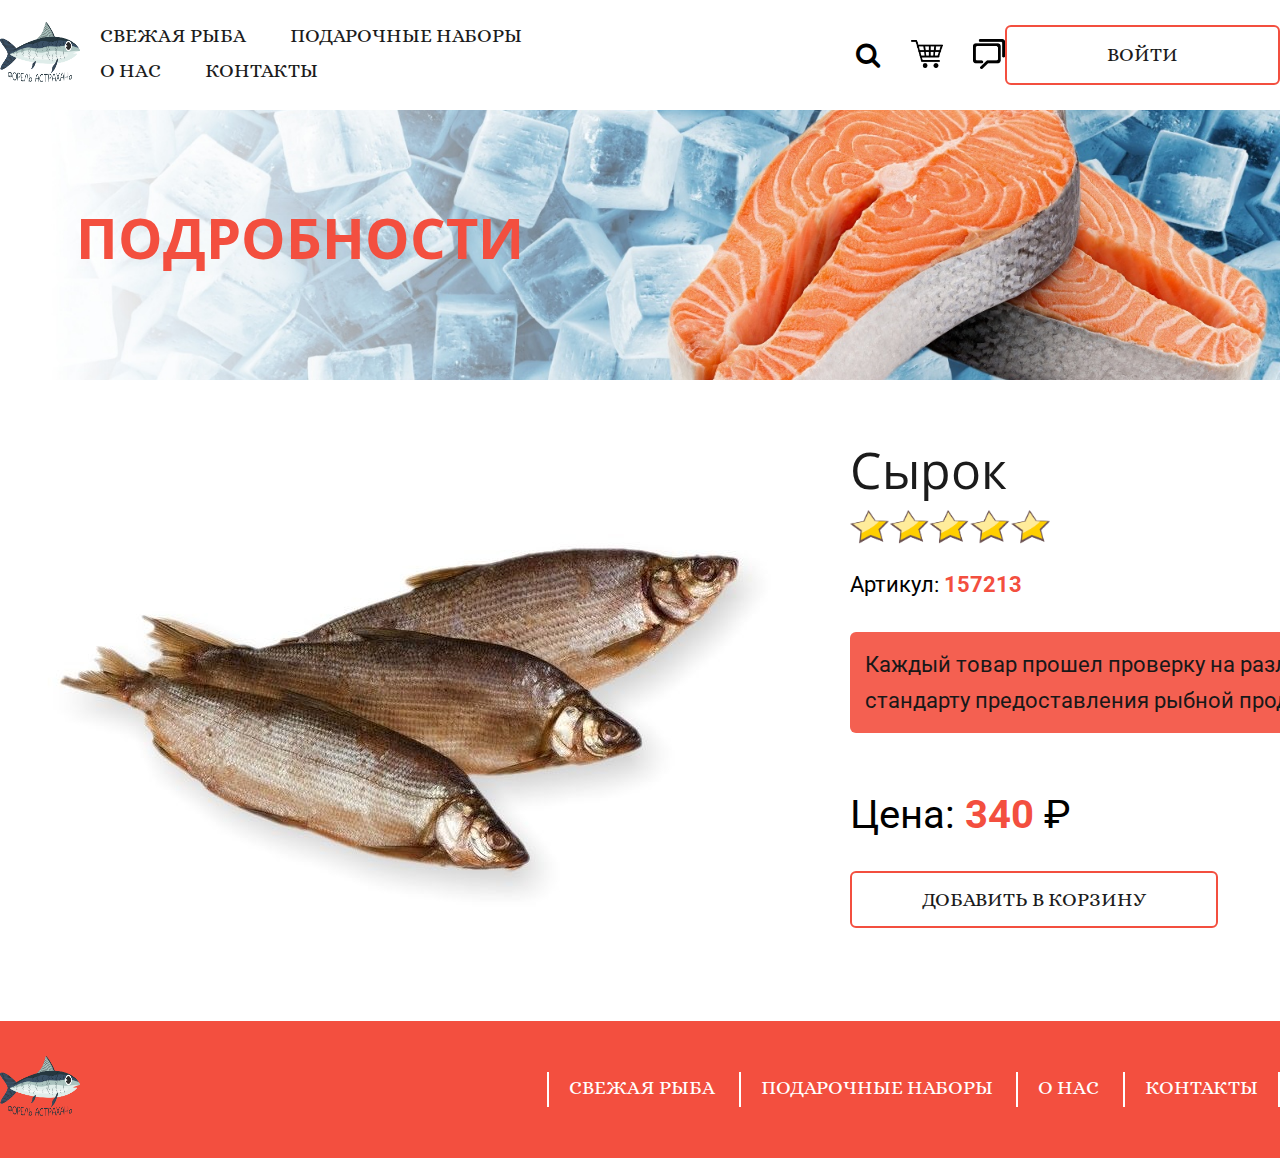
<file: рыбный магазин/Bucketinfo.html>
<!DOCTYPE html>
<html>
<head>
	<meta charset="UTF-8">	
	<title></title>
	<link rel="stylesheet" type="text/css" href="MainStyle.css">
	<script src="https://code.jquery.com/jquery-2.2.4.js"></script>
	<link rel="stylesheet" href="https://cdnjs.cloudflare.com/ajax/libs/font-awesome/4.7.0/css/font-awesome.min.css" />
	<link rel="preconnect" href="https://fonts.googleapis.com">
	<link rel="preconnect" href="https://fonts.gstatic.com" crossorigin>
	<link href="https://fonts.googleapis.com/css2?family=Alice&family=Andika&family=Cookie&family=Festive&display=swap" rel="stylesheet">
	<link rel="preconnect" href="https://fonts.googleapis.com">
	<link rel="preconnect" href="https://fonts.gstatic.com" crossorigin>
	<link rel="preconnect" href="https://fonts.googleapis.com">
<link rel="preconnect" href="https://fonts.gstatic.com" crossorigin>
<link href="https://fonts.googleapis.com/css2?family=Open+Sans:ital@1&display=swap" rel="stylesheet">
<link rel="preconnect" href="https://fonts.googleapis.com">
<link rel="preconnect" href="https://fonts.gstatic.com" crossorigin>
<link href="https://fonts.googleapis.com/css2?family=Roboto&display=swap" rel="stylesheet">
</head>
<body>
<header class="header">
	<div class="container">
		<div class="header_main">
			<div class="logo">
				<a href="index.html"><img class="imgLogo" src="Image/LogoImage.png" width="80" height="60"></a>
			</div>
			<div class="nav">
				<a href="Bucket.html" class="nav_oll">Свежая рыба</a>
				<a href="Flowers.html" class="nav_oll">Подарочные наборы</a>
				<a href="" class="nav_oll">О нас</a>
				<a href="" class="nav_oll">Контакты</a>
			</div>
			<div class="bsk">
				<form class="search__form">
  					<input type="search" name="search" id="search" class="search__input" placeholder="Искать здесь...">
  					<label for="search" class="search__label"><i class="fa fa-search" aria-hidden="true"></i></label>
				</form>
				<div class="basket"><a href="Basket.html">
					<img src="Image/Basket.png" width="32">
				</a></div>
				<div class="callout">
					<a href="#zatemnenie"><img src="Image/Callout.png" width="32">
				</div>
			</div>
			<div class="auth">
				<a href="Auth.html" class="btnAuth">Войти</a>
			</div>
		</div>
	</div>
</header>
<div id="zatemnenie">
      <div id="okno">
        <div class="call">
        	<div class="call_exit">
        		<a href="#"><img src="Image/Exit.png" width="30"></a>
        	</div>
        	<div class="title_call">
        		<div class="call_title">Обратная связь</div>
        		<div>
        			
        		</div>
        	</div>
        	<form class="form_call">
        			<div class="form_item">
        				<label>Введите эл. почту</label>
        				<input type="email" name="email" placeholder="Введите e-mail..." required>
        			</div>
        			<div class="form_item">
        				<label>Введите тему обращения</label>
        				<input type="text" name="title" placeholder="Тема обращения..." required>
        			</div>
        			<div class="form_item">
        				<label>Введите отзыв</label>
        				<textarea type="text" name="otziv" placeholder="Ваш отзыв" required></textarea>
        			</div>
        			<div class="form_item form--extra">
        				<a href="#"><button>Отправить</button></a>
        			</div>
        	</form>
        </div>
      </div>
    </div>
<div class="img">
	<div class="container">
		<div class="img_down">
			<h2 class="img_title"><span class="flowers">Подробности</span></h2>
		</div>
	</div>
</div>
<div class="section">
	<div class="container">
		<div class="info_bucket">
			<div class="image_bucket">
				<img src="Image/Bucket1.jpg" width="800">
			</div>
			<div class="info_text">
				<div class="img_text">
					Сырок
				</div>
				<div class="stars_img">
					<img src="Image/Stars.png" width="200">
				</div>
				<div class="art_text">
					Артикул: <span class="art_col">157213</span>
				</div>
				<div class="infobuck">
					<div class="txt_bucket">Каждый товар прошел проверку на различные требования по стандарту предоставления рыбной продукции.</div>
				</div>
				<div class="cost_bucket">
					Цена: <span class="cost_col">340</span> &#8381;
				</div>
				<div class="join">
					<a href="" class="join_bucket">Добавить в корзину</a>
				</div>
			</div>
		</div>
	</div>
</div>
<footer>
	<div class="containers">
		<div class="footer_text">
			<div class="logo">
				<a href="index.html"><img class="imgLogo" src="Image/LogoImage.png" width="80" height="60"></a>
			</div>
			<div class="nav">
				<a href="Bucket.html" class="nani">Свежая рыба</a>
				<a href="Flowers.html" class="nani">Подарочные наборы</a>
				<a href="" class="nani">О нас</a>
				<a href="" class="nani">Контакты</a>
			</div>
		</div>
	</div>
</footer>
<script type="text/javascript">
	$('.search__label').on('click', function(e){
  	e.preventDefault();
  
  		var $this = $(this),
      form = $this.closest('.search__form'),
      input = form.find('.search__input');
  
  		input.toggleClass('show');
});

$(document).mouseup(function (e) {
  var container = $('.search__input');
  if (container.has(e.target).length === 0 && 
      $(e.target).closest('form').length === 0){
    container.removeClass('show');
  }
});
</script>
</body>
</html>
</file>
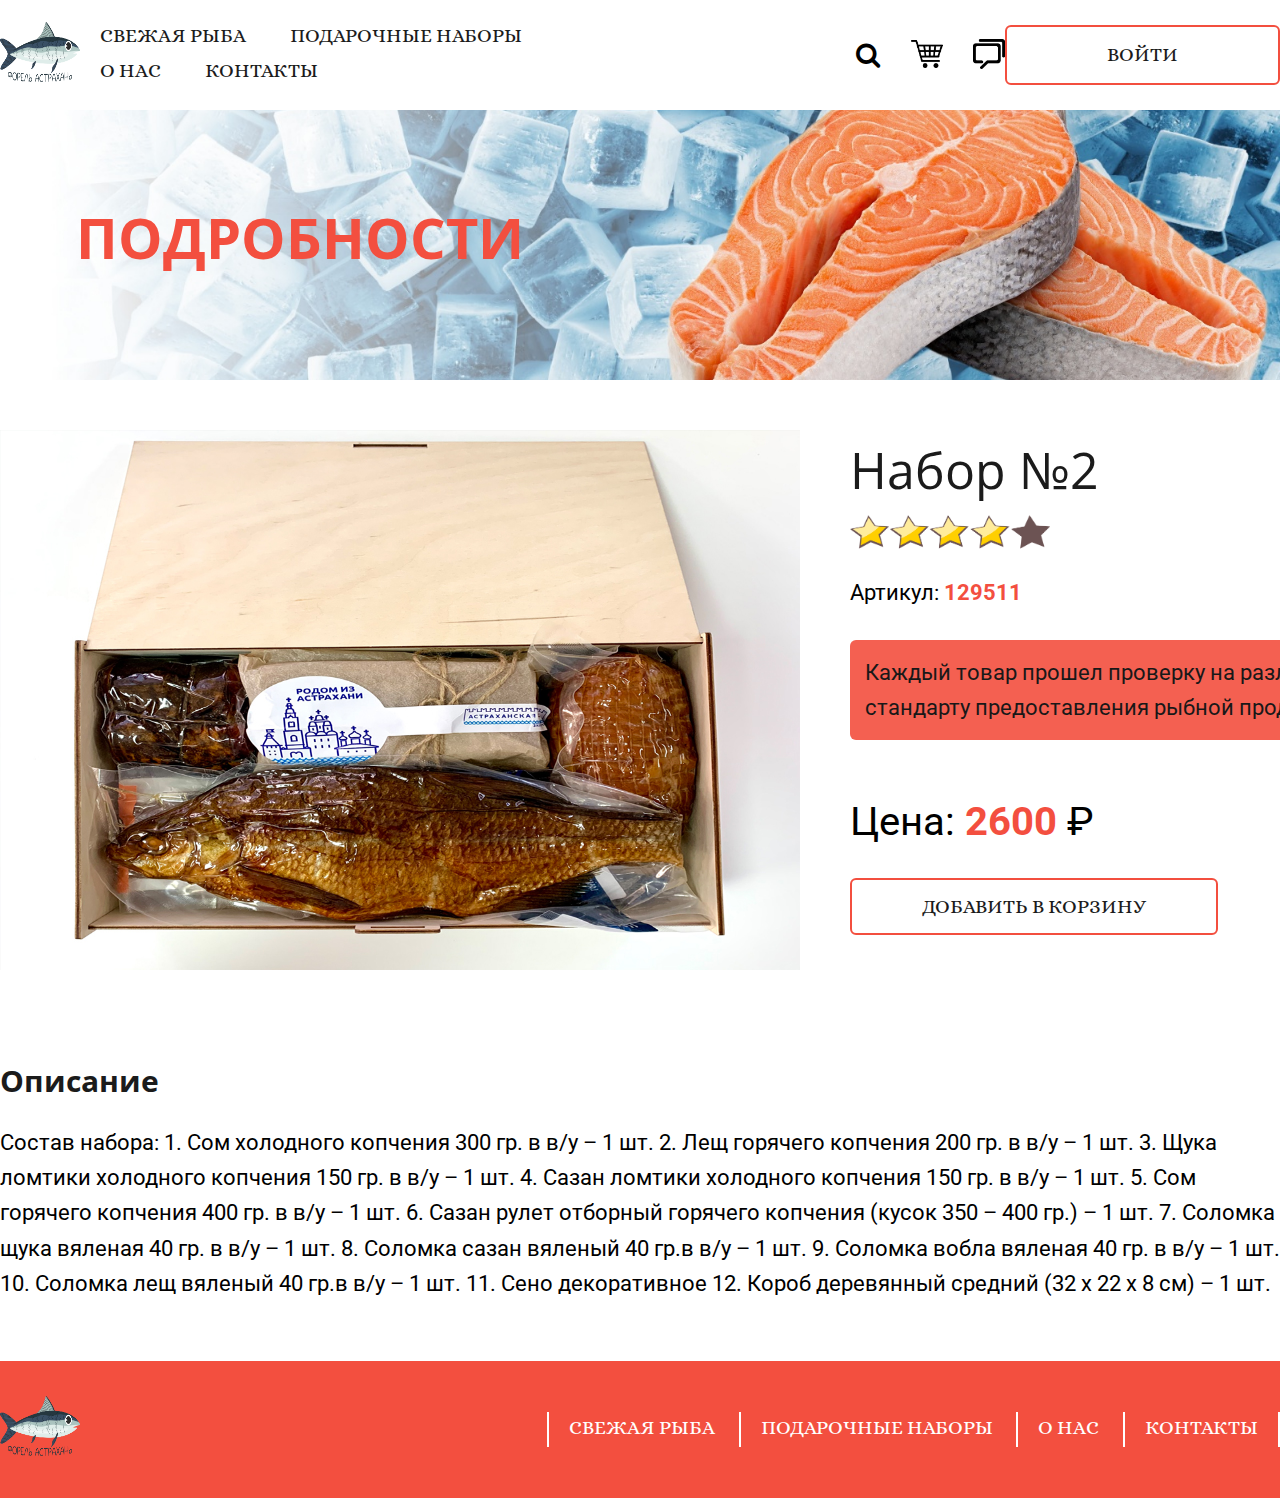
<file: рыбный магазин/Floerinfo.html>
<!DOCTYPE html>
<html>
<head>
	<meta charset="UTF-8">	
	<title></title>
	<link rel="stylesheet" type="text/css" href="MainStyle.css">
	<script src="https://code.jquery.com/jquery-2.2.4.js"></script>
	<link rel="stylesheet" href="https://cdnjs.cloudflare.com/ajax/libs/font-awesome/4.7.0/css/font-awesome.min.css" />
	<link rel="preconnect" href="https://fonts.googleapis.com">
	<link rel="preconnect" href="https://fonts.gstatic.com" crossorigin>
	<link href="https://fonts.googleapis.com/css2?family=Alice&family=Andika&family=Cookie&family=Festive&display=swap" rel="stylesheet">
	<link rel="preconnect" href="https://fonts.googleapis.com">
	<link rel="preconnect" href="https://fonts.gstatic.com" crossorigin>
	<link rel="preconnect" href="https://fonts.googleapis.com">
<link rel="preconnect" href="https://fonts.gstatic.com" crossorigin>
<link href="https://fonts.googleapis.com/css2?family=Open+Sans:ital@1&display=swap" rel="stylesheet">
<link rel="preconnect" href="https://fonts.googleapis.com">
<link rel="preconnect" href="https://fonts.gstatic.com" crossorigin>
<link href="https://fonts.googleapis.com/css2?family=Roboto&display=swap" rel="stylesheet">
</head>
<body>
<header class="header">
	<div class="container">
		<div class="header_main">
			<div class="logo">
				<a href="index.html"><img class="imgLogo" src="Image/LogoImage.png" width="80" height="60"></a>
			</div>
			<div class="nav">
				<a href="Bucket.html" class="nav_oll">Свежая рыба</a>
				<a href="Flowers.html" class="nav_oll">Подарочные наборы</a>
				<a href="" class="nav_oll">О нас</a>
				<a href="" class="nav_oll">Контакты</a>
			</div>
			<div class="bsk">
				<form class="search__form">
  					<input type="search" name="search" id="search" class="search__input" placeholder="Искать здесь...">
  					<label for="search" class="search__label"><i class="fa fa-search" aria-hidden="true"></i></label>
				</form>
				<div class="basket"><a href="Basket.html">
					<img src="Image/Basket.png" width="32">
				</a></div>
				<div class="callout">
					<a href="#zatemnenie"><img src="Image/Callout.png" width="32">
				</div>
			</div>
			<div class="auth">
				<a href="Auth.html" class="btnAuth">Войти</a>
			</div>
		</div>
	</div>
</header>
<div id="zatemnenie">
      <div id="okno">
        <div class="call">
        	<div class="call_exit">
        		<a href="#"><img src="Image/Exit.png" width="30"></a>
        	</div>
        	<div class="title_call">
        		<div class="call_title">Обратная связь</div>
        		<div>
        			
        		</div>
        	</div>
        	<form class="form_call">
        			<div class="form_item">
        				<label>Введите эл. почту</label>
        				<input type="email" name="email" placeholder="Введите e-mail..." required>
        			</div>
        			<div class="form_item">
        				<label>Введите тему обращения</label>
        				<input type="text" name="title" placeholder="Тема обращения..." required>
        			</div>
        			<div class="form_item">
        				<label>Введите отзыв</label>
        				<textarea type="text" name="otziv" placeholder="Ваш отзыв" required></textarea>
        			</div>
        			<div class="form_item form--extra">
        				<a href="#"><button>Отправить</button></a>
        			</div>
        	</form>
        </div>
      </div>
    </div>
<div class="img">
	<div class="container">
		<div class="img_down">
			<h2 class="img_title"><span class="flowers">Подробности</span></h2>
		</div>
	</div>
</div>
<div class="section">
	<div class="container">
		<div class="info_bucket">
			<div class="image_bucket">
				<img src="Image/Flower3.jpg" width="800" height="540">
			</div>
			<div class="info_text">
				<div class="img_text">
					Набор №2
				</div>
				<div class="stars_img">
					<img src="Image/Stars4.png" width="200">
				</div>
				<div class="art_text">
					Артикул: <span class="art_col">129511</span>
				</div>
				<div class="infobuck">
					<div class="txt_bucket">Каждый товар прошел проверку на различные требования по стандарту предоставления рыбной продукции</div>
				</div>
				<div class="cost_bucket">
					Цена: <span class="cost_col">2600</span> &#8381;
				</div>
				<div class="join">
					<a href="" class="join_bucket">Добавить в корзину</a>
				</div>
			</div>
		</div>
	</div>
</div>
<div class="sections">
	<div class="container">
		<div class="section_text">
			<h2 class="section_title">Описание</h2>
		</div>
		<div class="sectiondown_text">
			Состав набора:
1. Сом холодного копчения 300 гр. в в/у – 1 шт.
2. Лещ горячего копчения 200 гр. в в/у – 1 шт.
3. Щука ломтики холодного копчения 150 гр. в в/у – 1 шт.
4. Сазан ломтики холодного копчения 150 гр. в в/у – 1 шт.
5. Сом горячего копчения 400 гр. в в/у – 1 шт.
6. Сазан рулет отборный горячего копчения (кусок 350 – 400 гр.) – 1 шт.
7. Соломка щука вяленая 40 гр. в в/у – 1 шт.
8. Соломка сазан вяленый 40 гр.в в/у – 1 шт.
9. Соломка вобла вяленая 40 гр. в в/у – 1 шт.
10. Соломка лещ вяленый 40 гр.в в/у – 1 шт.
11. Сено декоративное
12. Короб деревянный средний (32 х 22 х 8 см) – 1 шт.
		</div>
		<div class="sect_img">
		</div>
	</div>
</div>
<footer>
	<div class="containers">
		<div class="footer_text">
			<div class="logo">
				<a href="index.html"><img class="imgLogo" src="Image/LogoImage.png" width="80" height="60"></a>
			</div>
			<div class="nav">
				<a href="Bucket.html" class="nani">Свежая рыба</a>
				<a href="Flowers.html" class="nani">Подарочные наборы</a>
				<a href="" class="nani">О нас</a>
				<a href="" class="nani">Контакты</a>
			</div>
		</div>
	</div>
</footer>
<script type="text/javascript">
	$('.search__label').on('click', function(e){
  	e.preventDefault();
  
  		var $this = $(this),
      form = $this.closest('.search__form'),
      input = form.find('.search__input');
  
  		input.toggleClass('show');
});

$(document).mouseup(function (e) {
  var container = $('.search__input');
  if (container.has(e.target).length === 0 && 
      $(e.target).closest('form').length === 0){
    container.removeClass('show');
  }
});
</script>
</body>
</html>
</file>
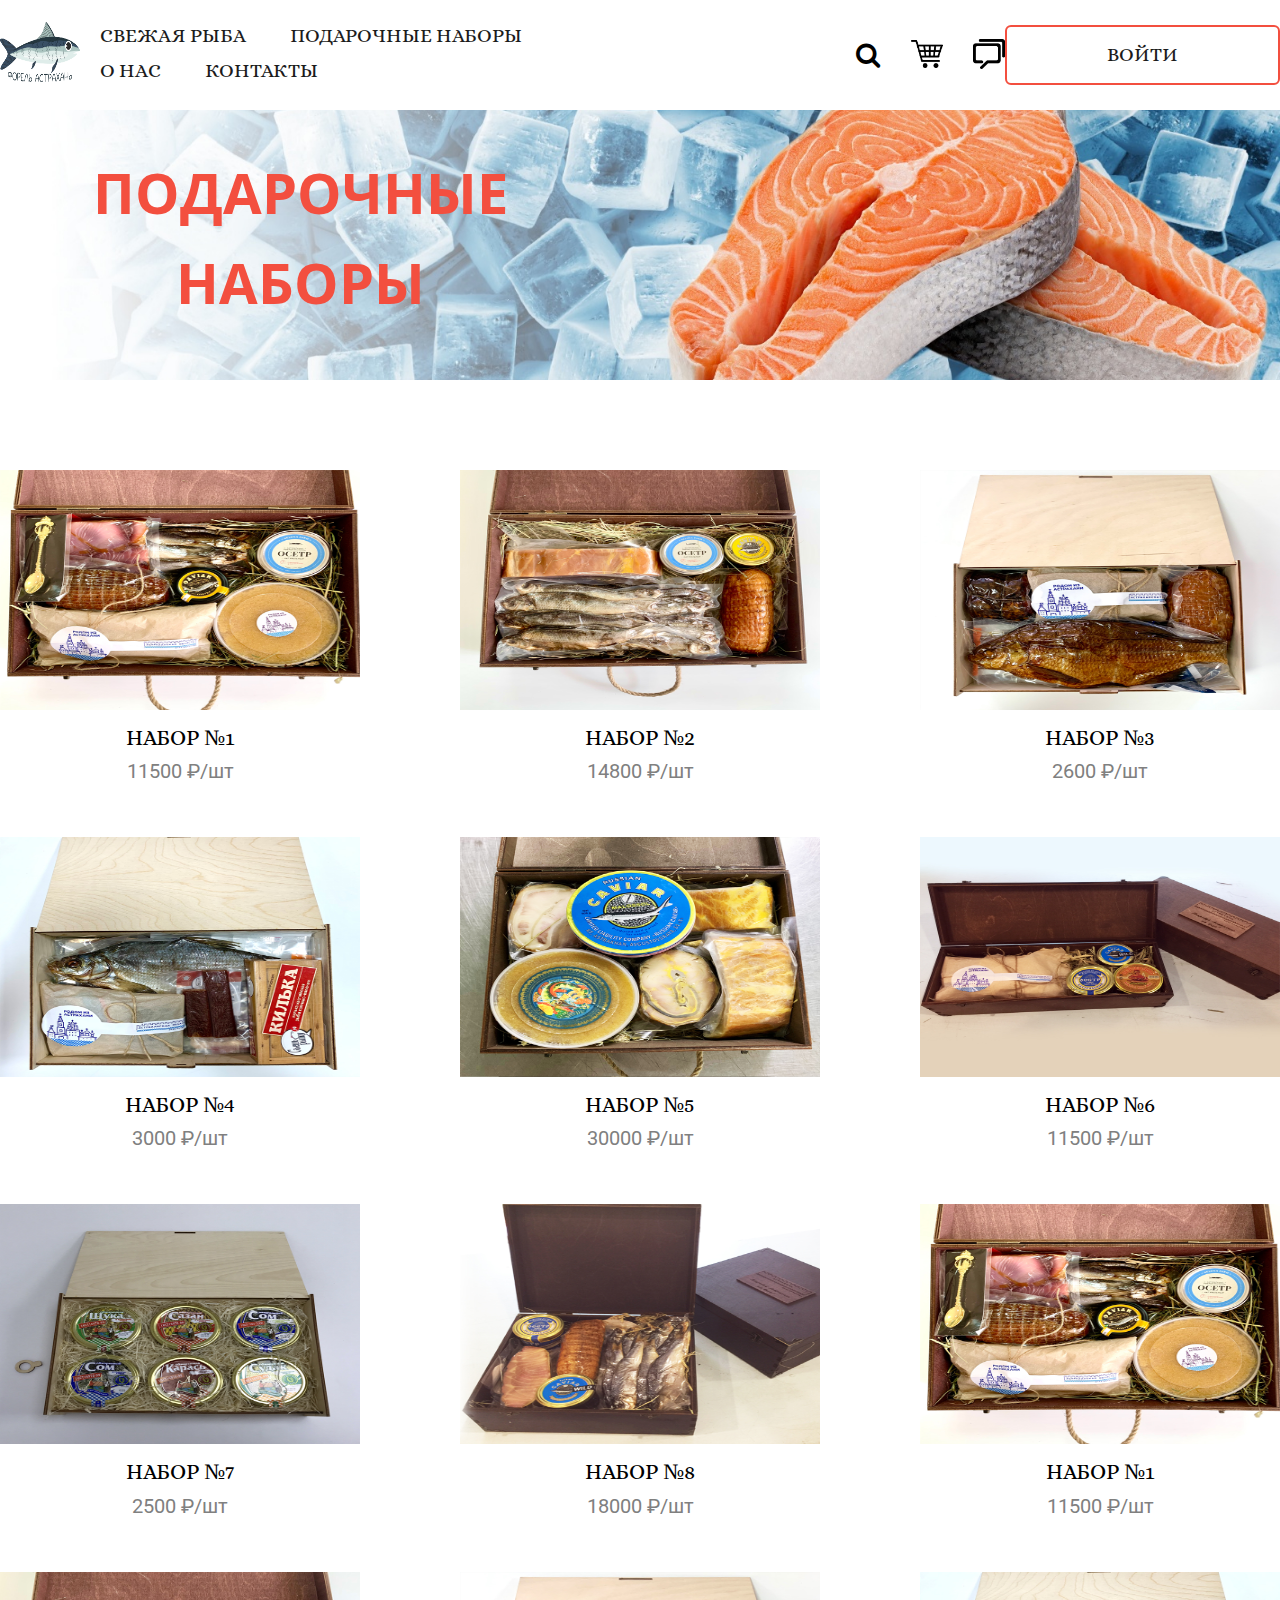
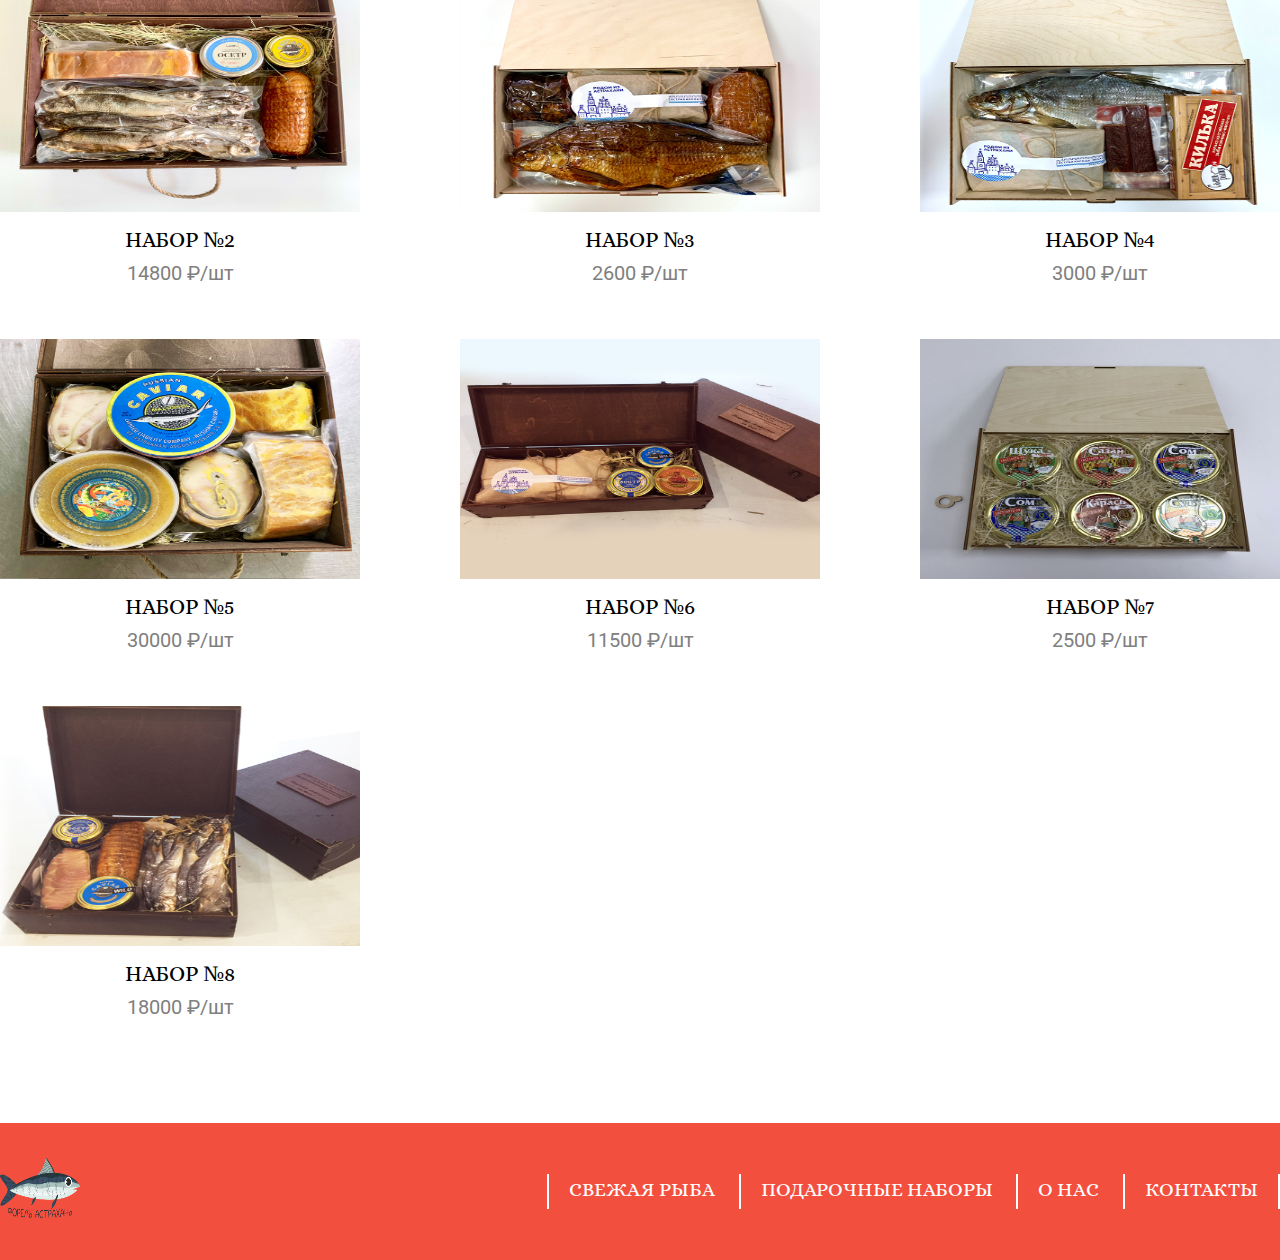
<file: рыбный магазин/Flowers.html>
<!DOCTYPE html>
<html>
<head>
	<meta charset="UTF-8">	
	<title></title>
	<link rel="stylesheet" type="text/css" href="MainStyle.css">
	<script src="https://code.jquery.com/jquery-2.2.4.js"></script>
	<link rel="stylesheet" href="https://cdnjs.cloudflare.com/ajax/libs/font-awesome/4.7.0/css/font-awesome.min.css" />
	<link rel="preconnect" href="https://fonts.googleapis.com">
	<link rel="preconnect" href="https://fonts.gstatic.com" crossorigin>
	<link href="https://fonts.googleapis.com/css2?family=Alice&family=Andika&family=Cookie&family=Festive&display=swap" rel="stylesheet">
	<link rel="preconnect" href="https://fonts.googleapis.com">
	<link rel="preconnect" href="https://fonts.gstatic.com" crossorigin>
	<link rel="preconnect" href="https://fonts.googleapis.com">
<link rel="preconnect" href="https://fonts.gstatic.com" crossorigin>
<link href="https://fonts.googleapis.com/css2?family=Open+Sans:ital@1&display=swap" rel="stylesheet">
<link rel="preconnect" href="https://fonts.googleapis.com">
<link rel="preconnect" href="https://fonts.gstatic.com" crossorigin>
<link href="https://fonts.googleapis.com/css2?family=Roboto&display=swap" rel="stylesheet">
</head>
<body>
<header class="header">
	<div class="container">
		<div class="header_main">
			<div class="logo">
				<a href="index.html"><img class="imgLogo" src="Image/LogoImage.png" width="80" height="60"></a>
			</div>
			<div class="nav">
				<a href="Bucket.html" class="nav_oll">Свежая рыба</a>
				<a href="#" class="nav_oll">Подарочные наборы</a>
				<a href="" class="nav_oll">О нас</a>
				<a href="" class="nav_oll">Контакты</a>
			</div>
			<div class="bsk">
				<form class="search__form">
  					<input type="search" name="search" id="search" class="search__input" placeholder="Искать здесь...">
  					<label for="search" class="search__label"><i class="fa fa-search" aria-hidden="true"></i></label>
				</form>
				<div class="basket"><a href="Basket.html">
					<img src="Image/Basket.png" width="32">
				</a></div>
				<div class="callout">
					<a href="#zatemnenie"><img src="Image/Callout.png" width="32">
				</div>
			</div>
			<div class="auth">
				<a href="Auth.html" class="btnAuth">Войти</a>
			</div>
		</div>
	</div>
</header>
<div id="zatemnenie">
      <div id="okno">
        <div class="call">
        	<div class="call_exit">
        		<a href="#"><img src="Image/Exit.png" width="30"></a>
        	</div>
        	<div class="title_call">
        		<div class="call_title">Обратная связь</div>
        		<div>
        			
        		</div>
        	</div>
        	<form class="form_call">
        			<div class="form_item">
        				<label>Введите эл. почту</label>
        				<input type="email" name="email" placeholder="Введите e-mail..." required>
        			</div>
        			<div class="form_item">
        				<label>Введите тему обращения</label>
        				<input type="text" name="title" placeholder="Тема обращения..." required>
        			</div>
        			<div class="form_item">
        				<label>Введите отзыв</label>
        				<textarea type="text" name="otziv" placeholder="Ваш отзыв" required></textarea>
        			</div>
        			<div class="form_item form--extra">
        				<a href="#"><button>Отправить</button></a>
        			</div>
        	</form>
        </div>
      </div>
    </div>
<div class="img">
	<div class="container">
		<div class="img_down">
			<h2 class="img_title"><span class="flowers">Подарочные наборы</span></h2>
		</div>
	</div>
</div>
<div class="section">
	<div class="container">
		<div class="buckets">
			<a href="Floerinfo.html"><div class="bucket_item">
				<div class="bucket_upitem">
					<div class="bucket_img">
						<img src="Image/Flower1-extra.jpg" width="360" height="240">
						<div class="logo_img">
							
							<div class="txtLogo imglogo--log"><span class="flor flor--log">Flor</span>ello</div>
						</div>
					</div>
					</div>
					<div class="img_down">
						<div class="title_bucket">
							Набор №1
						</div>
						<div class="cost">
							11500 &#8381;/шт
						</div>
					</div>
			</div></a>
			<a href="Floerinfo.html"><div class="bucket_item">
				<div class="bucket_upitem">
					<div class="bucket_img">
						<img src="Image/Flower2.png" width="360" height="240">
						<div class="logo_img">
							
							<div class="txtLogo imglogo--log"><span class="flor flor--log">Flor</span>ello</div>
						</div>
					</div>
				</div>
					<div class="img_down">
						<div class="title_bucket">
							Набор №2
						</div>
						<div class="cost">
							14800 &#8381;/шт
						</div>
					</div>
			</div></a>
			<a href="Floerinfo.html"><div class="bucket_item">
				<div class="bucket_upitem">
					<div class="bucket_img">
						<img src="Image/Flower3.jpg" width="360" height="240">
						<div class="logo_img">
							
							<div class="txtLogo imglogo--log"><span class="flor flor--log">Flor</span>ello</div>
						</div>
					</div>
				</div>
					<div class="img_down">
						<div class="title_bucket">
							Набор №3
						</div>
						<div class="cost">
							2600 &#8381;/шт
						</div>
					</div>
			</div></a>
			<a href="Floerinfo.html"><div class="bucket_item">
				<div class="bucket_upitem">
					<div class="bucket_img">
						<img src="Image/Flower4.jpg" width="360" height="240">
						<div class="logo_img">
							
							<div class="txtLogo imglogo--log"><span class="flor flor--log">Flor</span>ello</div>
						</div>
					</div>
				</div>
					<div class="img_down">
						<div class="title_bucket">
							Набор №4
						</div>
						<div class="cost">
							3000 &#8381;/шт
						</div>
					</div>
			</div></a>
			<a href="Floerinfo.html"><div class="bucket_item">
				<div class="bucket_upitem">
					<div class="bucket_img">
						<img src="Image/Flower5.jpg" width="360" height="240">
						<div class="logo_img">
							
							<div class="txtLogo imglogo--log"><span class="flor flor--log">Flor</span>ello</div>
						</div>
					</div>
				</div>
					<div class="img_down">
						<div class="title_bucket">
							Набор №5
						</div>
						<div class="cost">
							30000 &#8381;/шт
						</div>
					</div>
			</div></a>
			<a href="Floerinfo.html"><div class="bucket_item">
				<div class="bucket_upitem">
					<div class="bucket_img">
						<img src="Image/Flower6.jpg" width="360" height="240">
						<div class="logo_img">
							
							<div class="txtLogo imglogo--log"><span class="flor flor--log">Flor</span>ello</div>
						</div>
					</div>
				</div>
					<div class="img_down">
						<div class="title_bucket">
							Набор №6
						</div>
						<div class="cost">
							11500 &#8381;/шт
						</div>
					</div>
			</div></a>
			<a href="Floerinfo.html"><div class="bucket_item">
				<div class="bucket_upitem">
					<div class="bucket_img">
						<img src="Image/Flower7.jpg" width="360" height="240">
						<div class="logo_img">
							
							<div class="txtLogo imglogo--log"><span class="flor flor--log">Flor</span>ello</div>
						</div>
					</div>
				</div>
					<div class="img_down">
						<div class="title_bucket">
							Набор №7
						</div>
						<div class="cost">
							2500 &#8381;/шт
						</div>
					</div>
			</div></a>
			<a href="Floerinfo.html"><div class="bucket_item">
				<div class="bucket_upitem">
					<div class="bucket_img">
						<img src="Image/Flower8.jpg" width="360" height="240">
						<div class="logo_img">
							<div class="txtLogo imglogo--log"><span class="flor flor--log">Flor</span>ello</div>
						</div>
					</div>
				</div>
					<div class="img_down">
						<div class="title_bucket">
							Набор №8	
						</div>
						<div class="cost">
							18000 &#8381;/шт
						</div>
					</div>
			</div></a>
			<a href="Floerinfo.html"><div class="bucket_item">
				<div class="bucket_upitem">
					<div class="bucket_img">
						<img src="Image/Flower1-extra.jpg" width="360" height="240">
						<div class="logo_img">
							
							<div class="txtLogo imglogo--log"><span class="flor flor--log">Flor</span>ello</div>
						</div>
					</div>
					</div>
					<div class="img_down">
						<div class="title_bucket">
							Набор №1
						</div>
						<div class="cost">
							11500 &#8381;/шт
						</div>
					</div>
			</div></a>
			<a href="Floerinfo.html"><div class="bucket_item">
				<div class="bucket_upitem">
					<div class="bucket_img">
						<img src="Image/Flower2.png" width="360" height="240">
						<div class="logo_img">
							
							<div class="txtLogo imglogo--log"><span class="flor flor--log">Flor</span>ello</div>
						</div>
					</div>
				</div>
					<div class="img_down">
						<div class="title_bucket">
							Набор №2
						</div>
						<div class="cost">
							14800 &#8381;/шт
						</div>
					</div>
			</div></a>
			<a href="Floerinfo.html"><div class="bucket_item">
				<div class="bucket_upitem">
					<div class="bucket_img">
						<img src="Image/Flower3.jpg" width="360" height="240">
						<div class="logo_img">
							
							<div class="txtLogo imglogo--log"><span class="flor flor--log">Flor</span>ello</div>
						</div>
					</div>
				</div>
					<div class="img_down">
						<div class="title_bucket">
							Набор №3
						</div>
						<div class="cost">
							2600 &#8381;/шт
						</div>
					</div>
			</div></a>
			<a href="Floerinfo.html"><div class="bucket_item">
				<div class="bucket_upitem">
					<div class="bucket_img">
						<img src="Image/Flower4.jpg" width="360" height="240">
						<div class="logo_img">
							
							<div class="txtLogo imglogo--log"><span class="flor flor--log">Flor</span>ello</div>
						</div>
					</div>
				</div>
					<div class="img_down">
						<div class="title_bucket">
							Набор №4
						</div>
						<div class="cost">
							3000 &#8381;/шт
						</div>
					</div>
			</div></a>
			<a href="Floerinfo.html"><div class="bucket_item">
				<div class="bucket_upitem">
					<div class="bucket_img">
						<img src="Image/Flower5.jpg" width="360" height="240">
						<div class="logo_img">
							
							<div class="txtLogo imglogo--log"><span class="flor flor--log">Flor</span>ello</div>
						</div>
					</div>
				</div>
					<div class="img_down">
						<div class="title_bucket">
							Набор №5
						</div>
						<div class="cost">
							30000 &#8381;/шт
						</div>
					</div>
			</div></a>
			<a href="Floerinfo.html"><div class="bucket_item">
				<div class="bucket_upitem">
					<div class="bucket_img">
						<img src="Image/Flower6.jpg" width="360" height="240">
						<div class="logo_img">
							
							<div class="txtLogo imglogo--log"><span class="flor flor--log">Flor</span>ello</div>
						</div>
					</div>
				</div>
					<div class="img_down">
						<div class="title_bucket">
							Набор №6
						</div>
						<div class="cost">
							11500 &#8381;/шт
						</div>
					</div>
			</div></a>
			<a href="Floerinfo.html"><div class="bucket_item">
				<div class="bucket_upitem">
					<div class="bucket_img">
						<img src="Image/Flower7.jpg" width="360" height="240">
						<div class="logo_img">
							
							<div class="txtLogo imglogo--log"><span class="flor flor--log">Flor</span>ello</div>
						</div>
					</div>
				</div>
					<div class="img_down">
						<div class="title_bucket">
							Набор №7
						</div>
						<div class="cost">
							2500 &#8381;/шт
						</div>
					</div>
			</div></a>
			<a href="Floerinfo.html"><div class="bucket_item">
				<div class="bucket_upitem">
					<div class="bucket_img">
						<img src="Image/Flower8.jpg" width="360" height="240">
						<div class="logo_img">
							<div class="txtLogo imglogo--log"><span class="flor flor--log">Flor</span>ello</div>
						</div>
					</div>
				</div>
					<div class="img_down">
						<div class="title_bucket">
							Набор №8	
						</div>
						<div class="cost">
							18000 &#8381;/шт
						</div>
					</div>
			</div></a>
	</div>
</div>
</div>
<footer>
	<div class="containers">
		<div class="footer_text">
			<div class="logo">
				<a href="index.html"><img class="imgLogo" src="Image/LogoImage.png" width="80" height="60"></a>
			</div>
			<div class="nav">
				<a href="Bucket.html" class="nani">Свежая рыба</a>
				<a href="#" class="nani">Подарочные наборы</a>
				<a href="" class="nani">О нас</a>
				<a href="" class="nani">Контакты</a>
			</div>
		</div>
	</div>
</footer>
<script type="text/javascript">
	$('.search__label').on('click', function(e){
  	e.preventDefault();
  
  		var $this = $(this),
      form = $this.closest('.search__form'),
      input = form.find('.search__input');
  
  		input.toggleClass('show');
});

$(document).mouseup(function (e) {
  var container = $('.search__input');
  if (container.has(e.target).length === 0 && 
      $(e.target).closest('form').length === 0){
    container.removeClass('show');
  }
});
</script>
</body>
</html>
</file>
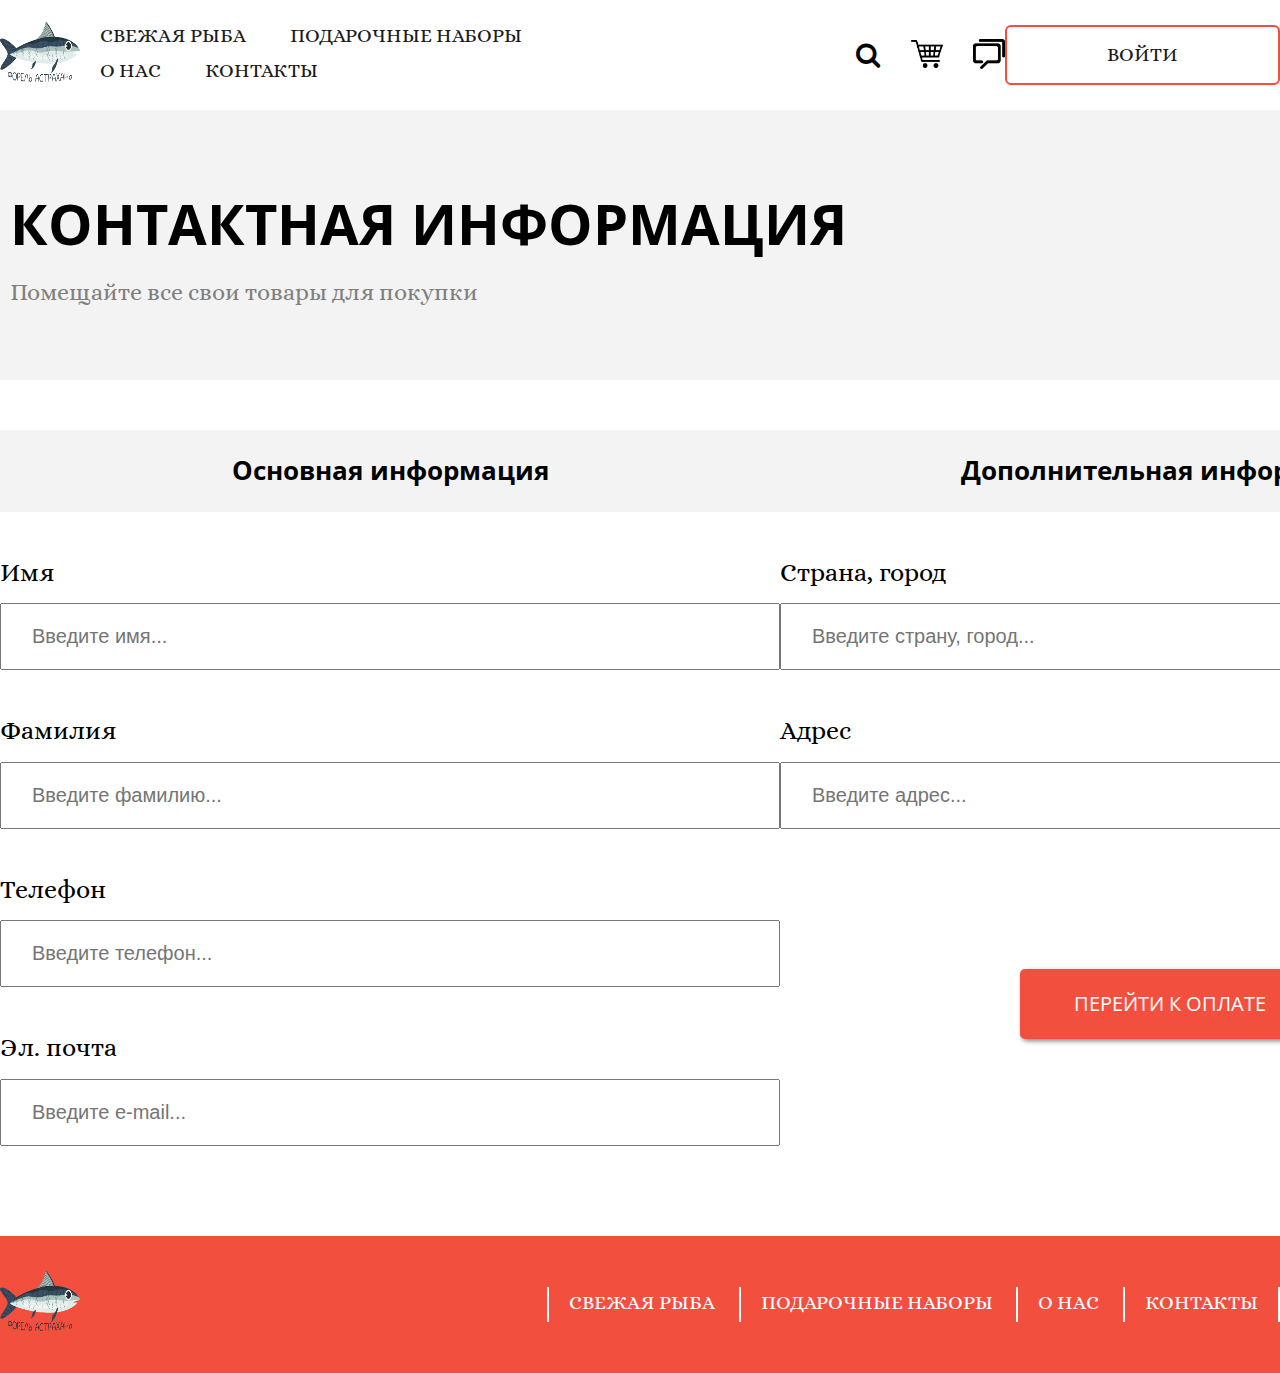
<file: рыбный магазин/OrderContact.html>
<!DOCTYPE html>
<html>
<head>
	<meta charset="UTF-8">	
	<title></title>
	<link rel="stylesheet" type="text/css" href="MainStyle.css">
	<script src="https://code.jquery.com/jquery-2.2.4.js"></script>
	<link rel="stylesheet" href="https://cdnjs.cloudflare.com/ajax/libs/font-awesome/4.7.0/css/font-awesome.min.css" />
	<link rel="preconnect" href="https://fonts.googleapis.com">
	<link rel="preconnect" href="https://fonts.gstatic.com" crossorigin>
	<link href="https://fonts.googleapis.com/css2?family=Alice&family=Andika&family=Cookie&family=Festive&display=swap" rel="stylesheet">
	<link rel="preconnect" href="https://fonts.googleapis.com">
	<link rel="preconnect" href="https://fonts.gstatic.com" crossorigin>
	<link rel="preconnect" href="https://fonts.googleapis.com">
<link rel="preconnect" href="https://fonts.gstatic.com" crossorigin>
<link href="https://fonts.googleapis.com/css2?family=Open+Sans:ital@1&display=swap" rel="stylesheet">
<link rel="preconnect" href="https://fonts.googleapis.com">
<link rel="preconnect" href="https://fonts.gstatic.com" crossorigin>
<link href="https://fonts.googleapis.com/css2?family=Roboto&display=swap" rel="stylesheet">
</head>
<body>
<header class="header">
	<div class="container">
		<div class="header_main">
			<div class="logo">
				<a href="index.html"><img class="imgLogo" src="Image/LogoImage.png" width="80" height="60"></a>
			</div>
			<div class="nav">
				<a href="Bucket.html" class="nav_oll">Свежая рыба</a>
				<a href="Flowers.html" class="nav_oll">Подарочные наборы</a>
				<a href="" class="nav_oll">О нас</a>
				<a href="" class="nav_oll">Контакты</a>
			</div>
			<div class="bsk">
				<form class="search__form">
  					<input type="search" name="search" id="search" class="search__input" placeholder="Искать здесь...">
  					<label for="search" class="search__label"><i class="fa fa-search" aria-hidden="true"></i></label>
				</form>
					<div class="basket"><a href="Basket.html">
					<img src="Image/Basket.png" width="32">
				</a></div>
				<div class="callout">
					<a href="#zatemnenie"><img src="Image/Callout.png" width="32"></a>
				</div>
			</div>
			<div class="auth">
				<a href="Auth.html" class="btnAuth">Войти</a>
			</div>
		</div>
	</div>
</header>
<div id="zatemnenie">
      <div id="okno">
        <div class="call">
        	<div class="call_exit">
        		<a href="#"><img src="Image/Exit.png" width="30"></a>
        	</div>
        	<div class="title_call">
        		<div class="call_title">Обратная связь</div>
        		<div>
        			
        		</div>
        	</div>
        	<form class="form_call">
        			<div class="form_item">
        				<label>Введите эл. почту</label>
        				<input type="email" name="email" placeholder="Введите e-mail..." required>
        			</div>
        			<div class="form_item">
        				<label>Введите тему обращения</label>
        				<input type="text" name="title" placeholder="Тема обращения..." required>
        			</div>
        			<div class="form_item">
        				<label>Введите отзыв</label>
        				<textarea type="text" name="otziv" placeholder="Ваш отзыв" required></textarea>
        			</div>
        			<div class="form_item form--extra">
        				<a href="#"><button>Отправить</button></a>
        			</div>
        	</form>
        </div>
      </div>
    </div>
<div class="img img--im">
	<div class="container">
		<div class="img_down im--gh">
			<h2 class="img_title tittle--tit"><span class="flowers flow--fl">Контактная информация</span></h2>
			<div class="title_down">Помещайте все свои товары для покупки</div>
		</div>
	</div>
</div>
<div class="section">
	<div class="container">
		<div class="contact_info">
			<form>
				<div class="main_details">
					<div class="title_main">
						<h2>Основная информация</h2>
					</div>
					<div class="item_order">
						<label>Имя</label>
						<input type="text" name="name" placeholder="Введите имя..." required>
					</div>
					<div class="item_order">
						<label>Фамилия</label>
						<input type="text" name="name" placeholder="Введите фамилию..." required>
					</div>
					<div class="item_order">
						<label>Телефон</label>
						<input type="text" name="name" placeholder="Введите телефон..." required>
					</div>
					<div class="item_order">
						<label>Эл. почта</label>
						<input type="text" name="name" placeholder="Введите e-mail..." required>
					</div>
				</div>
				<div class="dop_details">
					<div class="title_main">
						<h2>Дополнительная информация</h2>
					</div>
					<div class="item_order">
						<label>Страна, город</label>
						<input type="text" name="name" placeholder="Введите страну, город...">
					</div>
					<div class="item_order">
						<label>Адрес</label>
						<input type="text" name="name" placeholder="Введите адрес...">
					</div>
					<div class="items_order">
						<button>Перейти к оплате</button>
					</div>
				</div>
			</form>
		</div>
	</div>
</div>
<footer>
	<div class="containers">
		<div class="footer_text">
			<div class="logo">
				<a href="index.html"><img class="imgLogo" src="Image/LogoImage.png" width="80" height="60"></a>
			</div>
			<div class="nav">
				<a href="Bucket.html" class="nani">Свежая рыба</a>
				<a href="Flowers.html" class="nani">Подарочные наборы</a>
				<a href="" class="nani">О нас</a>
				<a href="" class="nani">Контакты</a>
			</div>
		</div>
	</div>
</footer>
<script type="text/javascript">

$('.search__label').on('click', function(e){
  	e.preventDefault();
  
  		var $this = $(this),
      form = $this.closest('.search__form'),
      input = form.find('.search__input');
  
  		input.toggleClass('show');
});

$(document).mouseup(function (e) {
  var container = $('.search__input');
  if (container.has(e.target).length === 0 && 
      $(e.target).closest('form').length === 0){
    container.removeClass('show');
  }
});

	function countFunc(count) {
  var btnPlus = count.querySelector('.js-plus-btn');
  var btnMinus = count.querySelector('.js-minus-btn');
  var field = count.querySelector('.js-number');
  var sumcost = count.querySelector('.summ_for_tovar')
  var sumcostValue = parseInt(sumcost, 10);
  var fieldValue = parseFloat(field.value, 10);

  btnMinus.addEventListener('click', function() {
    if (fieldValue > 1) {
      fieldValue--;
      field.value = fieldValue;
    } else {
      return 1;
    }
  });
  btnPlus.addEventListener('click', function() {
    fieldValue++;
    sumcostValue *= fieldValue;
    field.value = fieldValue;
  });

}
var counts = document.querySelectorAll('.wrapper');
counts.forEach(countFunc);
</script>
</body>
</html>
</file>
<file: рыбный магазин/Style.css>
*, *:before, *:after {
			box-sizing: border-box;
}
h1,h2,h3,h4,h5,h6 {
			margin: 0;
}

body {
			margin: 0;
			font-size: 15px;
			color: black;
			line-height: 1.6;
}
.header {
	width: 100%;
	top: 0;
	right: 0;
	left: 0;
	padding: 20px 0;
}

.header_up {
	width: 100%;
	top: 0;
	right: 0;
	left: 0;
	padding: 1px 0;
}
.container {
	max-width: 1600px;
	width: 100%;
	margin: 0 auto;
}
.header_main, .header_element {
	display: flex;
	justify-content:space-between;
	align-items: center;
}
.flor {
	color: #f34f3f;
}
.logo {
	display: flex;
	align-items: center;
}
.txtLogo {
	font-family: 'Cookie', cursive;
	font-size: 46px;
	font-weight: bold;
}
.imgLogo {
	margin-right: 15px;
}
.logo a {
	text-decoration: none;
	color:black;
}

.search {
	display: flex;
	align-items: center;
	position: relative;
}

.globalSearch {
	position: relative;
	width: 600px;
	vertical-align: middle;
}

.search_poisk:focus {
	box-shadow: 0 0 3px 1px #f34f3f;
}

.search_poisk, .btnSearch {
	outline: none;
	background: transparent;
}

.search_poisk {
	width: 100%;
	height: 40px;
	padding-left: 15px;
	font-size: 16px;
	border-radius: 4px;
	border-color: gray;
	color: gray;
	border-bottom: 2px solid black;
}

.btnSearch {
	border: none;
	height: 27px;
	width: 27px;
	position: absolute;
	top: 50%;
	right: 10px;
	cursor: pointer;
	background-image: url(Image/Search.png);
	background-repeat: no-repeat;
	background-size: cover;
	transform: translateY(-50%);
}

.bsk {
	display: flex;
	align-items: center;
}
.phone {
	display: flex;
	align-items: center;
}

.header_up {
	background-color: rgb(243, 243, 243);
}

.phone_img {
	margin-right: 10px;
}

.phone_number {
	font-size: 24px;
}

.phone_text {
	font-size: 20px;
}

.phone_title {
	padding: 0;
	display: inline;
}

.header_nav a {
	text-decoration: none;
	color: black;
}

.txtHeader {
	font-size: 20px;
	transition: color .2s linear;
}

.txtHeader:hover {
	color: #f34f3f;
}

.txtHeader:after {
	content: "";
	width: 100%;
	height: 3px;
	display: block;
	background-color: #f34f3f;
	opacity: 0;
}

.txtHeader:hover:after {
	opacity: 1;
	transition: opacity .2s linear;
}

.nav a {
	text-decoration: none;
	font-size: 20px;
}

.nav_oll {
	margin: 0 20px;
	display: inline-block;
	transition: color .2s linear;
	text-transform: uppercase;
font-family: 'Alice', serif;
color: #1B1B1B;
}

.nav_oll:hover {
	color: #f34f3f;
}

.nav_oll:after {
	content: "";
	width: 100%;
	height: 3px;
	display: block;
	background-color: #f34f3f;
	opacity: 0;
}

.nav_oll:hover:after {
	opacity: 1;
	transition: opacity .2s linear;
}

.basket {
	margin-right: 30px;
	padding-top: 5px;
}

.callout {
	padding-top: 5px;
}

.auth {
	display: flex;
	align-items: center;
}

.btnAuth {
	padding: 12px 100px;
	text-decoration: none;
	color: #1B1B1B;
	display: block;
	border: 2px solid #f34f3f;
	border-radius: 6px;
	text-align: center;
	vertical-align: middle;
	text-transform: uppercase;
	font-size: 20px;
	transition: background-color .2s linear;
	font-family: 'Alice', serif;
}

.btnAuth:hover {
	background-color: #f34f3f;
	color: white;
}

.img {
	width: 100%;
	background: url(Image/Fon.jpg) no-repeat fixed;
	background-size: cover;
	background-repeat: no-repeat;
	height: 75vh;
	display: flex;
	flex-direction: column;
	justify-content: center;
	background-attachment: fixed;
}

.img_down {
	width: 100%;
	max-width: 600px;
}

.img_title {
	font-size: 36px;
	text-transform: uppercase;
	margin-bottom: 15px;
	color: #1B1B1B;
		text-align: left;
		font-family: 'Open Sans', sans-serif;
}

.imt_text {
	font-size: 20px;
	color: #000000;
		text-align: left;
		font-family: 'Roboto', sans-serif;
}

.flowers {
	color: #f34f3f;
}

.img_image {
	display: flex;
	justify-content: center;
	margin-top: 80px;
}

.search__form {
  width: 300px;
  overflow: hidden;
  position: relative;
  margin-right: 15px;  
}

.search__label {
  cursor: pointer;
  width: 40px;
  height: 40px;
  position: absolute;
  top: 0;
  right: 0;
  font-size: 26px;
}

.search__input {
  width: 0px;
  opacity: 0;
  float: right;
  padding-right: 35px;
  height: 40px;
  color: black;
  padding-left: 10px;
  transition: all .3s ease-in-out;
  font-size: 16px;
  outline: none;
  border-radius: 4px;
}

.search__input.show {
  width: 100%;
  opacity: 1;
}

.bsk {
	display: flex;
	align-items: center;
}

.section {
	padding: 100px 0;
}

.section_title {
	font-size: 30px;
	color: #1B1B1B;
	font-family: 'Open Sans', sans-serif;
}

.section_title a {
	text-decoration: none;
	color: #1B1B1B;
}

.buckets {
	display: flex;
	justify-content: space-between;
	flex-wrap: wrap;
	margin: 20px 0;
}

.bucket_item {
	max-width: 360px;
	margin: 20px auto;
	position: relative;
	transition: transform .2s linear;
	cursor: pointer;
}

.bucket_item:hover {
	transform: translate3d(-10px, -10px, 0px);
	box-shadow: 0.4em 0.4em 5px rgba(122,122,122,0.5);
}

.bucket_upitem {
	background-color: #d6d6d6;
}

.bucket_upitem:hover .bucket_img {
	transform: translate3d(-10px, -10px, 0px);
}

.bucket_upitem:hover .bucket_img img {
	opacity: .4;
}

.bucket_upitem:hover .logo_img {
	opacity: 1;
}

.bucket_img {
	background-color: #f34f3f;
	transition: transform .2s linear;
}

.bucket_img img {
	display: flex;
	transition: opacity .2s linear;
}

.logo_img {
	position: absolute;
	display: flex;
	justify-content: center;
	top: 50%;
	left: 0;
	width: 100%;
	text-align: center;
	transform: translate3d(0, -50%, 0);
	transition: opacity .2s linear;
	opacity: 0;
}

.flor--log, .imglogo--log {
	color: white;
}

.img_down {
	padding: 10px 10px;
	text-align: center;
}

.title_bucket {
	font-size: 22px;
	text-transform: uppercase;
	font-family: 'Alice', serif;
}

.cost {
	font-size: 20px;
	font-family: 'Roboto', serif;
	color: gray;
}

.section--background {
	background-color: #f3f3f3;
}

.about_us {
	display: flex;
	align-items: center;
	flex-wrap: wrap;
}

.about_company {
	max-width: 800px;
}

.about_img {
	display: block;
	margin-right: 100px;
}

.about_txt {
	font-size: 30px;
	font-family: 'Open Sans', sans-serif;
	color: #1B1B1B;
	margin-bottom: 30px;
}

.about_txtCol {
	color: #f34f3f;
}

.abouttxt_down {
	font-size: 22px;
	font-family: 'Roboto', sans-serif;
	color: #6D6A6A;
	margin-bottom: 30px;
}

.item_text {
	font-size: 22px;
	font-family: 'Roboto', sans-serif;
	color: #6D6A6A;
	margin-left: 40px;
}

.item_company {
	position: relative;
	margin: 20px 0;
}

.item_company img {
	position: absolute;
	top: 50%;
	transform: translateY(-50%);
	left: 0;
}

.section--backfon {
	background-image: url(Image/Fon4.jpg);
	background-size: cover;
	background-repeat: no-repeat;
	background-attachment: fixed;
	height: 100vh;
}

.section_titletext {
	width: 100%;
	max-width: 800px;
	text-align: center;
	margin: 0 auto;
}

.section_uptitle {
	font-size: 40px;
	font-family: 'Open Sans', sans-serif;
	color: #1B1B1B;
}

.section_uptitle:after {
	width: 100px;
	content: "";
	height: 3px;
	display: block;
	background-color: #f34f3f;
	margin: 20px auto;
}

.section_downtext {
	font-size: 22px;
	font-family: 'Roboto', sans-serif;
	color: #1B1B1B;
	margin-bottom: 20px;
}

.experts_items {
	display: flex;
	justify-content: space-between;
	align-items: center;
	flex-wrap: wrap;
}

.expert_item {
	max-width: 400px;
	text-align: center;
	margin: 50px 0;
}

.expert_item img {
	border-radius: 50%;
	margin-bottom: 15px;
}

.expert_name {
	font-size: 26px;
	font-family: 'Alice', serif;
	text-transform: uppercase;
	font-weight: bold;
}

.expert_status {
	font-size: 20px;
	font-family: 'Roboto', sans-serif;
	color: #1B1B1B;
	font-weight: bold;
}

.news {
	display: flex;
	align-items: center;
	justify-content: space-between;
	margin: 40px 0;
}

.new_item {
	max-width: 360px;
	margin: 20px auto;
	position: relative;
	transition: transform .2s linear;
	cursor: pointer;
}

.newlogo_img {
	position: absolute;
	top: 10px;
	left: 10px;
	background-color: white;
	color: black;
	padding: 5px 15px;
	font-family: 'Roboto', serif;
	font-size:13px;
}

.ab {
	font-size: 18px;
	font-family: 'Roboto', serif;
	color: gray;
}

.tt {
	font-size: 22px;
	text-transform: uppercase;
	font-family: 'Alice', serif;
}

.im_new {
	padding: 5px 10px 20px 10px;
	text-align: center;
}

.new_item:hover {
	transform: scale(1.05);
	box-shadow: 0 0 10px rgba(0,0,0,0.5);
}

.otziv {
	display: flex;
	justify-content: center;
}

.item_otziv {
	max-width: 600px;
	text-align: center;
}

.item_otziv img {
	border-radius: 50%;
}

.itemOt_text {
	font-size: 22px;
	font-family: "Open Sans", serif;
	margin: 10px 10px;
}

.name_item {
	font-size: 18px;
	font-family: 'Alice', serif;
	text-transform: uppercase;
	font-weight: bold;
}

.status_item {
	font-size: 16px;
	font-family: 'Roboto', sans-serif;
	color: gray;
}

.strelki {
	display: flex;
	font-size: 36px;
}

footer {
	background-color: #f34f3f;
}

.containers {
	padding: 35px 0;
	max-width: 1600px;
	margin: 0 auto;
}

.footer_text {
	color: white;
}

.section--back {
	background-color: white;
}

.footer_text {
	display: flex;
	justify-content: space-between;
	align-items: center;
}

.flor--fl {
	color: white;
}

.nani {
	padding: 0 20px;
	display: inline-block;
	transition: color .2s linear;
	text-transform: uppercase;
font-family: 'Alice', serif;
color: white;
border-left: 2px solid white;
}

.nani:last-child {
	border-right: 2px solid white;
}

.nani:after {
	content: "";
	width: 100%;
	height: 3px;
	display: block;
	background-color: white;
	opacity: 0;
}

.nani:hover:after {
	opacity: 1;
	transition: opacity .2s linear;
}

.buckets a {
	text-decoration: none;
	color: black;
}

.call {
	padding: 20px;
}

.call_title {
	font-size: 30px;
	font-family: 'Open Sans', serif;
	font-weight: bold;
	text-transform: uppercase;
	text-align: center;
}

.call_title:after {
	content: "";
	width: 50px;
	height: 3px;
	background-color: #f34f3f;
	display: block;
	margin: 10px auto;
}

.form_item {
	margin: 20px 0;
}

.form_item label {
		font-size: 22px;
	font-family: 'Alice', serif;
	text-transform: uppercase;
}

.form_item input {
	width: 560px;
	height: 40px;
	margin-top: 10px;
	outline: none;
	border-radius: 10px;
	padding-left: 15px;
	font-size: 21px;
}

.form_item textarea {
	width: 560px;
	height: 120px;
	margin-top: 10px;
	outline: none;
	border-radius: 10px;
	padding-left: 15px;
	font-size: 21px;
}

.call_exit {
	display: flex;
	justify-content: flex-end;
}

.form--extra {
	display: flex;
	justify-content: center;
	align-items: center;
}

.form_item button {
		width: 250px;
		height: 60px;
		font-size: 20px;
		font-family: 'Open Sans', serif;
		text-transform: uppercase;
		background-color: white;
		cursor: pointer;
		border: 2px solid #f34f3f;
		border-radius: 6px;
		color: black;
		transition: background-color .2s linear;
}

.form_item button:hover {
	background-color: #f34f3f;
	color: white;
}

.form_omg {
	margin-right: 20px;
}

.form_img {
	margin-left: 20px;
}

#zatemnenie {
        background: rgba(102, 102, 102, 0.5);
        width: 100%;
        height: 100%;
        position: absolute;
        top: 0;
        left: 0;
        display: none;
      }
      #okno {
        width: 600px;
        height: 630px;
        border: 2px solid black;
        border-radius: 10px;
        color: black;
        position: absolute;
        top: 0;
        right: 0;
        bottom: 0;
        left: 0;
        margin: auto;
        background: #fff;
        box-shadow: 0 0 5px;
      }
      #zatemnenie:target {display: block;}
      .close {
        display: inline-block;
        border: 1px solid #0000cc;
        color: #0000cc;
        padding: 0 12px;
        margin: 10px;
        text-decoration: none;
        background: #f2f2f2;
        font-size: 14pt;
        cursor:pointer;
      }
      .close:hover {background: #e6e6ff;}

            .news a {
      	text-decoration: none;
      	color: black;
      }
</file>
<file: рыбный магазин/MainStyle.css>
*, *:before, *:after {
			box-sizing: border-box;
}
h1,h2,h3,h4,h5,h6 {
			margin: 0;
}

body {
			margin: 0;
			font-size: 15px;
			color: black;
			line-height: 1.6;
}
.header {
	width: 100%;
	top: 0;
	right: 0;
	left: 0;
	padding: 20px 0;
}

.header_up {
	width: 100%;
	top: 0;
	right: 0;
	left: 0;
	padding: 1px 0;
}
.container {
	max-width: 1600px;
	width: 100%;
	margin: 0 auto;
}
.header_main, .header_element {
	display: flex;
	justify-content:space-between;
	align-items: center;
}
.flor {
	color: #f34f3f;
}
.logo {
	display: flex;
	align-items: center;
}
.txtLogo {
	font-family: 'Cookie', cursive;
	font-size: 46px;
	font-weight: bold;
}
.imgLogo {
	margin-right: 0px;
}
.logo a {
	text-decoration: none;
	color:black;
}

.search {
	display: flex;
	align-items: center;
	position: relative;
}

.globalSearch {
	position: relative;
	width: 600px;
	vertical-align: middle;
}

.search_poisk:focus {
	box-shadow: 0 0 3px 1px #f34f3f;
}

.search_poisk, .btnSearch {
	outline: none;
	background: transparent;
}

.search_poisk {
	width: 100%;
	height: 40px;
	padding-left: 15px;
	font-size: 16px;
	border-radius: 4px;
	border-color: gray;
	color: gray;
	border-bottom: 2px solid black;
}

.btnSearch {
	border: none;
	height: 27px;
	width: 27px;
	position: absolute;
	top: 50%;
	right: 10px;
	cursor: pointer;
	background-image: url(Image/Search.png);
	background-repeat: no-repeat;
	background-size: cover;
	transform: translateY(-50%);
}
.phone {
	display: flex;
	align-items: center;
}

.header_up {
	background-color: rgb(243, 243, 243);
}

.phone_img {
	margin-right: 10px;
}

.phone_number {
	font-size: 24px;
}

.phone_text {
	font-size: 20px;
}

.phone_title {
	padding: 0;
	display: inline;
}

.header_nav a {
	text-decoration: none;
	color: black;
}

.txtHeader {
	font-size: 20px;
	transition: color .2s linear;
}

.txtHeader:hover {
	color: #f34f3f;
}

.txtHeader:after {
	content: "";
	width: 100%;
	height: 3px;
	display: block;
	background-color: #f34f3f;
	opacity: 0;
}

.txtHeader:hover:after {
	opacity: 1;
	transition: opacity .2s linear;
}

.nav a {
	text-decoration: none;
	font-size: 20px;
}

.nav_oll {
	margin: 0 20px;
	display: inline-block;
	transition: color .2s linear;
	text-transform: uppercase;
font-family: 'Alice', serif;
color: #1B1B1B;
}

.nav_oll:hover {
	color: #f34f3f;
}

.nav_oll:after {
	content: "";
	width: 100%;
	height: 3px;
	display: block;
	background-color: #f34f3f;
	opacity: 0;
}

.nav_oll:hover:after {
	opacity: 1;
	transition: opacity .2s linear;
}

.bsk {
	display: flex;
	align-items: center;
}

.basket {
	margin-right: 30px;
	padding-top: 5px;
}

.callout {
	padding-top: 5px;
}

.auth {
	display: flex;
	align-items: center;
}

.btnAuth {
	padding: 12px 100px;
	text-decoration: none;
	color: #1B1B1B;
	display: block;
	border: 2px solid #f34f3f;
	border-radius: 6px;
	text-align: center;
	vertical-align: middle;
	text-transform: uppercase;
	font-size: 20px;
	transition: background-color .2s linear;
	font-family: 'Alice', serif;
}

.btnAuth:hover {
	background-color: #f34f3f;
	color: white;
}

.img {
	width: 100%;
	background: url(Image/Fon.jpg) no-repeat center	;
	background-size: cover;
	background-repeat: no-repeat;
	height: 30vh;
	display: flex;
	flex-direction: column;
	justify-content: center;
}

.img_down {
	width: 100%;
	max-width: 600px;
}

.img_title {
	font-size: 56px;
	text-transform: uppercase;
	margin-bottom: 15px;
	color: #1B1B1B;
	text-align: center;		
	font-family: 'Open Sans', sans-serif;
}

.flowers {
	color: #f34f3f;
}

.search__form {
  width: 300px;
  overflow: hidden;
  position: relative;
  margin-right: 15px;  
}

.search__label {
  cursor: pointer;
  width: 40px;
  height: 40px;
  position: absolute;
  top: 0;
  right: 0;
  font-size: 26px;
}

.search__input {
  width: 0px;
  opacity: 0;
  float: right;
  padding-right: 35px;
  height: 40px;
  color: black;
  padding-left: 10px;
  transition: all .3s ease-in-out;
  font-size: 16px;
  outline: none;
  border-radius: 4px;
}

.search__input.show {
  width: 100%;
  opacity: 1;
}

.bsk {
	display: flex;
	align-items: center;
}

.section {
	padding: 50px 0;
}

.section_title {
	font-size: 30px;
	color: #1B1B1B;
	font-family: 'Open Sans', sans-serif;
}

.section_title a {
	text-decoration: none;
	color: #1B1B1B;
}

.buckets {
	display: flex;
	justify-content: space-between;
	flex-wrap: wrap;
	margin: 20px 0;
}

.bucket_item {
	max-width: 360px;
	margin: 20px auto;
	position: relative;
	transition: transform .2s linear;
	cursor: pointer;
}

.bucket_item:hover {
	transform: translate3d(-10px, -10px, 0px);
	box-shadow: 0.4em 0.4em 5px rgba(122,122,122,0.5);
}

.bucket_upitem {
	background-color: #d6d6d6;
}

.bucket_upitem:hover .bucket_img {
	transform: translate3d(-10px, -10px, 0px);
}

.bucket_upitem:hover .bucket_img img {
	opacity: .4;
}

.bucket_upitem:hover .logo_img {
	opacity: 1;
}

.bucket_img {
	background-color: #f34f3f;
	transition: transform .2s linear;
}

.bucket_img img {
	display: flex;
	transition: opacity .2s linear;
}

.logo_img {
	position: absolute;
	display: flex;
	justify-content: center;
	top: 50%;
	left: 0;
	width: 100%;
	text-align: center;
	transform: translate3d(0, -50%, 0);
	transition: opacity .2s linear;
	opacity: 0;
}

.flor--log, .imglogo--log {
	color: white;
}

.img_down {
	padding: 10px 10px;
	text-align: center;
}

.title_bucket {
	font-size: 22px;
	text-transform: uppercase;
	font-family: 'Alice', serif;
}

.cost {
	font-size: 20px;
	font-family: 'Roboto', serif;
	color: gray;
}

footer {
	background-color: #f34f3f;
}

.containers {
	padding: 35px 0;
	max-width: 1600px;
	margin: 0 auto;
}

.footer_text {
	color: white;
}

.section--back {
	background-color: white;
}

.footer_text {
	display: flex;
	justify-content: space-between;
	align-items: center;
}

.flor--fl {
	color: white;
}

.nani {
	padding: 0 20px;
	display: inline-block;
	transition: color .2s linear;
	text-transform: uppercase;
font-family: 'Alice', serif;
color: white;
border-left: 2px solid white;
}

.nani:last-child {
	border-right: 2px solid white;
}

.nani:after {
	content: "";
	width: 100%;
	height: 3px;
	display: block;
	background-color: white;
	opacity: 0;
}

.nani:hover:after {
	opacity: 1;
	transition: opacity .2s linear;
}

.info_bucket {
	display: flex;
}

.image_bucket {
	max-width: 800px;
}

.info_text {
	max-width: 800px;
	margin-left: 50px;
}

.img_text {
	font-size: 50px;
	color: #1B1B1B;
	font-family: 'Open Sans', sans-serif;
}

.art_text {
	font-size: 22px;
	font-family: 'Roboto', sans-serif;
}

.art_col {
	color: #f34f3f;
	font-weight: bold;
}

.stars_img {
	margin-bottom: 10px;
}

.cost_bucket {
	font-size: 40px;
	font-family: 'Roboto', sans-serif;
	margin-top: 50px;
}

.txt_bucket {
	font-size: 22px;
	font-family: 'Roboto', sans-serif;
	width: 730px;
	border-radius: 6px;
	padding: 15px;
	background-color: #f34f3f;
	opacity: .9;
	margin-top: 30px;
}

.cost_col {
	color: #f34f3f;
	font-weight: bold;
}

.join {
	margin-top: 37px;
}

.join_bucket {
	padding: 15px 70px;
	text-decoration: none;
	color: #1B1B1B;
	border: 2px solid #f34f3f;
	border-radius: 6px;
	text-align: center;
	vertical-align: middle;
	text-transform: uppercase;
	font-size: 20px;
	transition: background-color .2s linear;
	font-family: 'Alice', serif;
}

.join_bucket:hover {
	background-color: #f34f3f;
	color: white;
}

.sections {
	padding: 30px 0;
}

.flower {
	max-width: 360px;
	margin: 20px auto;
	position: relative;
	transition: transform .2s linear;
}

.sectiondown_text {
	font-size: 22px;
	font-family: 'Roboto', serif;
	margin-top: 20px;
}

.sect_img {
	display: flex;
	justify-content: center;
	margin-top: 10px;
	margin-bottom: 20px;
}

.sect_img img {
	margin: 0px 5px;
}

.buckets a {
	text-decoration: none;
	color: black;
}

.head-hh {
		background-color: #f3f3f3;
}

.fon_auth {
	width: 100%;
	background-image: url(Image/backfon.jpg);
	background-position: center;
	background-size: cover;
	background-repeat: no-repeat;
	height: 100vh;
	opacity: .9;
	display: flex;
	flex-direction: column;
	justify-content: center;
}

.form_auth {
	width: 100%;
	max-width: 600px;
	margin: 0 auto;
}

.form_auth form {
	width: 100%;
	background-color: white;
	padding: 10px;
	border-radius: 10px;
	box-shadow: 0 0 15px;
}

.title_auth {
	display: flex;
	align-items: center;
	margin: 0 20px 20px 20px;
	border-bottom: 3px solid gray;
	padding-bottom: 20px;
}

.sign {
	margin-right: 5px;
	font-size: 36px;
	font-family: 'Open Sans', serif;
}

.sign:after {
	content: "";
	width: 80px;
	height: 3px;
	background-color: black;
	display: block;
}

.sugn {
	margin-left: 5px;
	font-size: 36px;
	font-family: 'Open Sans', serif;
}

.sugn:after {
	content: "";
	width: 100%;
	height: 3px;
	background-color: black;
	display: block;
	opacity: 0;
}
.sugn:hover:after {
	opacity: 1;
	transition: opacity .2s linear;
}

.sugn a {
	text-decoration: none;
	color: black;
}

.form_item {
	padding: 0 20px;
	margin-bottom: 20px;
}

.form_item label {
	font-size: 26px;
	font-family: 'Alice', serif;
	text-transform: uppercase;
}

.form_item input {
	width: 540px;
	height: 50px;
	margin-top: 10px;
	outline: none;
	border-radius: 10px;
	padding-left: 15px;
	font-size: 21px;
}

.form_item input:focus {
	box-shadow: 0 0 5px 2px #f34f3f;
	transform: translateX(15px);
	width: 525px;
	outline: none;
}

.btn_sign {
	display: flex;
	justify-content: center;
}

.btn_sign button {
	margin-top: 20px;
	margin-bottom: 30px;
	width: 300px;
	height: 50px;
	background-color: #f34f3f;
	color: white;
	font-size: 20px;
	font-family: 'Open Sans', serif;
	text-transform: uppercase;
	border: none;
	border-radius: 5px;
	box-shadow: 2px 2px 5px grey;
	cursor: pointer;
}

.btn_sign button:hover {
	transform: scale(1.1);
}

.sign--up:after {
	opacity: 0;
}

.sign--up a {
	text-decoration: none;
	color: black;
}

.sign--up:hover:after {
	opacity: 1;
	transition: opacity .2s linear;
}

.sugn--down:after {
	opacity: 1;
}

.img--im {
	background-color: #f3f3f3;
	background-image: none;
}

.flow--fl {
	color: black;
}

.tittle--tit {
	text-align: left;
	margin-bottom: 5px;
}

.title_down {
	text-align: left;
	font-size: 24px;
	font-family: 'Alice', serif;
	color: gray;
}

.title_basket {
	display: flex;
	align-items: center;
	justify-content: space-between;
}

.title_tovar:after {
	content: "";
	display: block;
	background-color: #f3f3f3;
	width: 1600px;
	height: 3px;
	margin-top: 15px;
}


.title_tovar {
	text-align: center;
	width: 600px;
	font-size: 28px;
	font-family: 'Alice', serif;
}

.cost_tovar {
	text-align: center;
	width: 200px;
	font-size: 28px;
	font-family: 'Alice', serif;
}

.qantity_tovar {
		text-align: center;
	width: 300px;
	font-size: 28px;
	font-family: 'Alice', serif;
}

.summ_tovar {
	text-align: center;
	width: 200px;
	font-size: 28px;
	font-family: 'Alice', serif;
}

.tovar_busket {
	display: flex;
	align-items: center;
	margin: 40px 0;
	justify-content: space-between;
}

.tovar_for_title {
	width: 600px;
	display: flex;
	align-items: center;
}

.img_exit {
	margin-right: 50px;
}

.img2_text {
	display: flex;
	align-items: center;
}

.text_tovar_basket {
	margin-left: 30px;
	font-size: 26px;
	font-family: 'Open Sans', serif;
	text-transform: uppercase;
}

.cost_for_tovar {
	width: 200px;
	text-align: center;
	font-size: 26px;
	font-family: 'Roboto', serif;
}

.qantity_for_tovar {
	width: 300px;
	text-align: center;
	font-size: 26px;
	font-family: 'Open Sans', serif;
}

.summ_for_tovar {
	width: 200px;
	text-align: center;
	font-size: 26px;
	font-family: 'Roboto', serif;
}

.js-number {
	width: 60px;
	text-align: center;
	font-size: 26px;
	font-family: 'Roboto', serif;
}

.js-plus-btn {
	background-color: #f34f3f;
	color: white;
	font-size: 20px;
	width: 30px;
	border: none;
	height: 30px;
	cursor: pointer;
	margin-right: 10px;
}

.js-minus-btn {
	background-color: #f34f3f;
	color: white;
	font-size: 20px;
	width: 30px;
	border: none;
	height: 30px;
	cursor: pointer;
	margin-left: 10px;
}

.wrapper {
	display: flex;
	align-items: center;
	justify-content: center;
}

.chert:after {
	content: "";
	width: 1600px;
	height: 3px;
	background-color: #f3f3f3;
	display: block;
}

.total_busket {
	margin-top: 30px;
}

.title_total {
	font-size: 30px;
	font-family: 'Open Sans', sans-serif;
	color: #1B1B1B;
}

.item1 {
	display: flex;
	align-items: center;
	margin: 20px 0;
	border-bottom: 3px solid #f3f3f3;
}

.items {
	margin-top: 50px;
}

.title_item1 {
	font-size: 26px;
	font-family: 'Alice', serif;
	width: 600px;
}

.cost_item1 {
	font-size: 26px;
	font-family: 'Roboto', serif;
}

.cost_item11 {
	font-size: 22px;
	font-family: 'Roboto', serif;
}

.cont {
	padding: 15px 60px;
	border: 2px solid #f34f3f;
	border-radius: 6px;
	text-decoration: none;
	color: black;
	font-size: 20px;
		font-family: 'Alice', serif;
		transition: background-color .2s linear;
		text-transform: uppercase;
}

.cont:hover {
	background-color:#f34f3f ;
	color: white;
}

.news {
	display: flex;
	align-items: center;
	justify-content: space-between;
	margin: 40px 0;
	flex-wrap: wrap;
}

.new_item {
	max-width: 360px;
	margin: 20px auto;
	position: relative;
	transition: transform .2s linear;
	cursor: pointer;
}

.newlogo_img {
	position: absolute;
	top: 10px;
	left: 10px;
	background-color: white;
	color: black;
	padding: 5px 15px;
	font-family: 'Roboto', serif;
	font-size:13px;
}

.ab {
	font-size: 18px;
	font-family: 'Roboto', serif;
	color: gray;
}

.tt {
	font-size: 22px;
	text-transform: uppercase;
	font-family: 'Alice', serif;
}

.im_new {
	padding: 5px 10px 20px 10px;
	text-align: center;
}

.new_item:hover {
	transform: scale(1.05);
	box-shadow: 0 0 10px rgba(0,0,0,0.5);
}

.main_blog {
	margin: 20px 0;
	display: flex;
}

.blog_left {
	width: 1100px;
}

.blod_right {
	width: 500px;
	margin-left: 150px;
}

.right_title {
	font-size: 36px;
	font-family: 'Open Sans', serif;
}

.blogs_item {
	display: flex;
	align-items: center;
	margin: 20px 0;
}

.title_blog {
	font-size: 22px;
	font-family: 'Alice', serif;
	margin-bottom: 10px;
}

.lefttext {
	margin-left: 20px;
}

.title_data {
	font-size: 18px;
	font-family: 'Roboto', serif;
	color: gray;
}

.title_left {
	font-size: 30px;
	font-family: 'Open Sans',serif;
	margin: 20px 0;
}

.left_txt {
	font-size: 20px;
	font-family: 'Roboto', serif;
	color: gray;
}

.lllll:after {
	content: "";
	width: 100%;
	height: 1px;
	display: block;
	background-color: gray;
	margin: 20px 0;
}

.port {
	position: relative;
	margin: 30px 0;
	display: flex;
	align-items: center;
}

.port img {
	border-radius: 50%;
}

.trtrtrt {
	margin-left: 20px;
}

.author_name {
	font-size: 36px;
	font-family: 'Open Sans', serif;
	margin-bottom: 15px;
}

.author_about {
	font-size: 20px;
	font-family: 'Roboto',serif;
	color: gray;
}

.tt--tt {
		margin-top: 80px;
}

.tr--tr {
	font-size: 24px;
	margin-bottom: 5px;
}

.ty--ty {
	font-size: 18px;
}

.er--er {
	margin-left: 100px;
	margin-top: 60px;
}

.ghghgh {
	display: flex;
	align-items: center;
}

.datta {
	font-size: 18px;
	font-family: 'Roboto', serif;
	color: lightgray;
	margin-left: 20px;
}

.form_ar textarea {
	width: 100%;
	height: 170px;
	border: 1px solid gray;
	padding: 10px;
	color: gray;
	font-size: 20px;
}

.hghg {
	display: flex;
	align-items: center;
	justify-content: space-between;
}

.form_ar input {
	width: 530px;
	height: 80px;
	margin-top: 20px;
	padding-left: 20px;
	color: gray;
	font-size: 20px;
}

.form_ar button {
	margin-top: 20px;
	width: 300px;
	height: 50px;
	background-color: #f34f3f;
	color: white;
	font-size: 20px;
	font-family: 'Open Sans', serif;
	text-transform: uppercase;
	border: none;
	border-radius: 5px;
	box-shadow: 2px 2px 5px grey;
	cursor: pointer;
}

input::-webkit-outer-spin-button,
input::-webkit-inner-spin-button {
    /* display: none; <- Crashes Chrome on hover */
    -webkit-appearance: none;
    margin: 0; /* <-- Apparently some margin are still there even though it's hidden */
}

.call {
	padding: 20px;
}

.call_title {
	font-size: 30px;
	font-family: 'Open Sans', serif;
	font-weight: bold;
	text-transform: uppercase;
	text-align: center;
}

.call_title:after {
	content: "";
	width: 50px;
	height: 3px;
	background-color: #f34f3f;
	display: block;
	margin: 10px auto;
}

.form_item {
	margin: 20px 0;
}

.form_item label {
		font-size: 22px;
	font-family: 'Alice', serif;
	text-transform: uppercase;
}

.form_item input {
	width: 560px;
	height: 40px;
	margin-top: 10px;
	outline: none;
	border-radius: 10px;
	padding-left: 15px;
	font-size: 21px;
}

.form_item textarea {
	width: 560px;
	height: 120px;
	margin-top: 10px;
	outline: none;
	border-radius: 10px;
	padding-left: 15px;
	font-size: 21px;
}

.call_exit {
	display: flex;
	justify-content: flex-end;
}

.form--extra {
	display: flex;
	justify-content: center;
	align-items: center;
}

.form_item button {
		width: 250px;
		height: 60px;
		font-size: 20px;
		font-family: 'Open Sans', serif;
		text-transform: uppercase;
		background-color: white;
		cursor: pointer;
		border: 2px solid #f34f3f;
		border-radius: 6px;
		color: black;
		transition: background-color .2s linear;
}

.form_item button:hover {
	background-color: #f34f3f;
	color: white;
}

.form_omg {
	margin-right: 20px;
}

.form_img {
	margin-left: 20px;
}

#zatemnenie {
        background: rgba(102, 102, 102, 0.5);
        width: 100%;
        height: 100%;
        position: absolute;
        top: 0;
        left: 0;
        display: none;
      }
      #okno {
        width: 630px;
        height: 630px;
        border: 2px solid black;
        border-radius: 10px;
        color: black;
        position: absolute;
        top: 0;
        right: 0;
        bottom: 0;
        left: 0;
        margin: auto;
        background: #fff;
        box-shadow: 0 0 5px;
      }
      #zatemnenie:target {display: block;}
      .close {
        display: inline-block;
        border: 1px solid #0000cc;
        color: #0000cc;
        padding: 0 12px;
        margin: 10px;
        text-decoration: none;
        background: #f2f2f2;
        font-size: 14pt;
        cursor:pointer;
      }
      .close:hover {background: #e6e6ff;}

      .im--gh {
      	max-width: 1000px;
      }

      .main_details {
      	width: 780px;
      }

      .dop_details {
      	width: 780px;
      }

      .contact_info form {
      	display: flex;
      	justify-content: space-between;
      }

      .title_main {
      	width: 100%;
      	padding: 20px 50px;
      	background-color: #F3F3F3;
      	text-align: center;
      }

      .title_main h2 {
      	font-size: 26px;
      	font-family: 'Open Sans', sans-serif;
      }

      .item_order {
      	margin: 40px 0;
      	width: 100%;
      }

      .item_order label {
      	font-size: 26px;
      	font-family: 'Alice', serif;
      }

      .item_order input {
      	width: 780px;
      	padding: 20px 30px;
      	font-size: 20px;
      	color: gray;
      	margin-top: 10px;
      }

      .items_order {
      	display: flex;
      	justify-content: center;
      }

      .items_order button {
      	margin-top: 100px;
      	width: 300px;
	height: 70px;
	background-color: #f34f3f;
	color: white;
	font-size: 20px;
	font-family: 'Open Sans', serif;
	text-transform: uppercase;
	border: none;
	border-radius: 5px;
	box-shadow: 2px 2px 5px grey;
	cursor: pointer;
      }

      .news a {
      	text-decoration: none;
      	color: black;
      }

      .blod_right a {
      	text-decoration: none;
      	color: black;
      }
</file>
